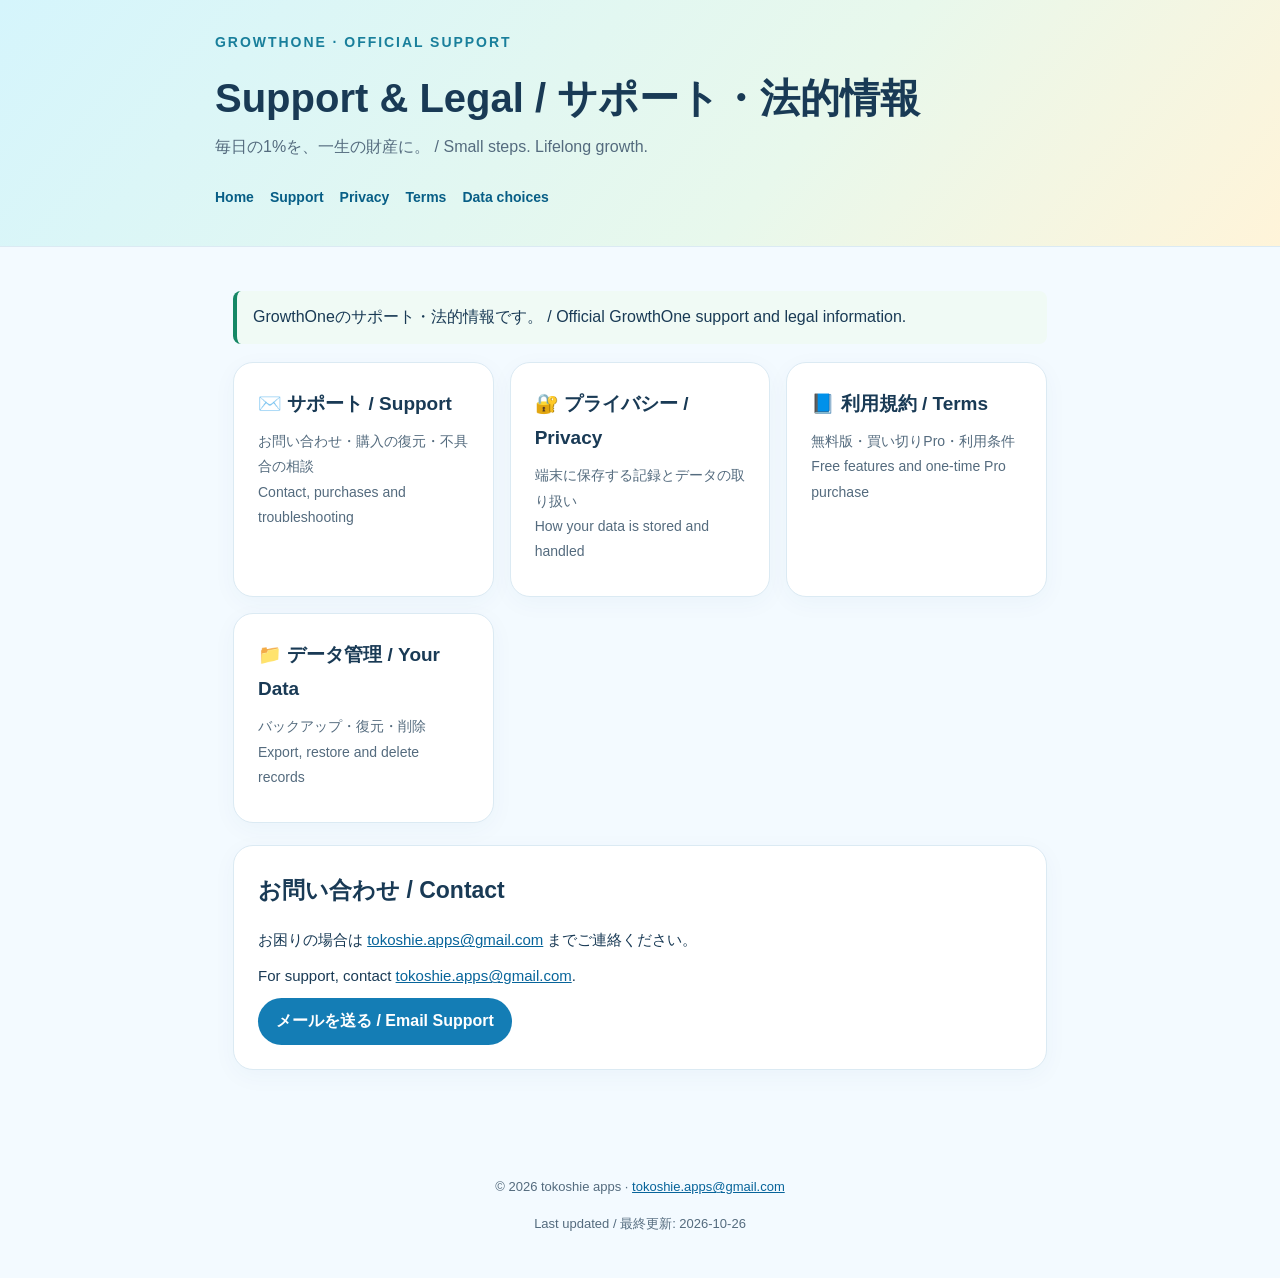
<file: index.html>
<!doctype html>
<html lang="ja"><head><meta charset="utf-8"><meta name="viewport" content="width=device-width,initial-scale=1"><meta name="theme-color" content="#e7f8fc"><meta name="description" content="GrowthOne official support, privacy policy and terms / GrowthOne サポート・法的情報"><title>GrowthOne | Support & Legal / サポート・法的情報</title><link rel="stylesheet" href="style.css"></head>
<body><header><div class="wrap"><div class="brand">GROWTHONE · OFFICIAL SUPPORT</div><h1>Support & Legal / サポート・法的情報</h1><p>毎日の1%を、一生の財産に。 / Small steps. Lifelong growth.</p><nav><a href="index.html">Home</a><a href="support.html">Support</a><a href="privacy.html">Privacy</a><a href="terms.html">Terms</a><a href="data.html">Data choices</a></nav></div></header><main><div class="notice">GrowthOneのサポート・法的情報です。 / Official GrowthOne support and legal information.</div><div class="cards"><a class="card" href="support.html"><h2>✉️ サポート / Support</h2><p>お問い合わせ・購入の復元・不具合の相談<br>Contact, purchases and troubleshooting</p></a><a class="card" href="privacy.html"><h2>🔐 プライバシー / Privacy</h2><p>端末に保存する記録とデータの取り扱い<br>How your data is stored and handled</p></a><a class="card" href="terms.html"><h2>📘 利用規約 / Terms</h2><p>無料版・買い切りPro・利用条件<br>Free features and one-time Pro purchase</p></a><a class="card" href="data.html"><h2>📁 データ管理 / Your Data</h2><p>バックアップ・復元・削除<br>Export, restore and delete records</p></a></div><div class="lang" style="margin-top:22px"><h2>お問い合わせ / Contact</h2><p>お困りの場合は <a href="mailto:tokoshie.apps@gmail.com">tokoshie.apps@gmail.com</a> までご連絡ください。</p><p lang="en">For support, contact <a href="mailto:tokoshie.apps@gmail.com">tokoshie.apps@gmail.com</a>.</p><a class="buttonlink" href="mailto:tokoshie.apps@gmail.com?subject=GrowthOne%20Support">メールを送る / Email Support</a></div></main><footer>© 2026 tokoshie apps · <a href="mailto:tokoshie.apps@gmail.com">tokoshie.apps@gmail.com</a><p>Last updated / 最終更新: 2026-10-26</p></footer></body></html>
</file>
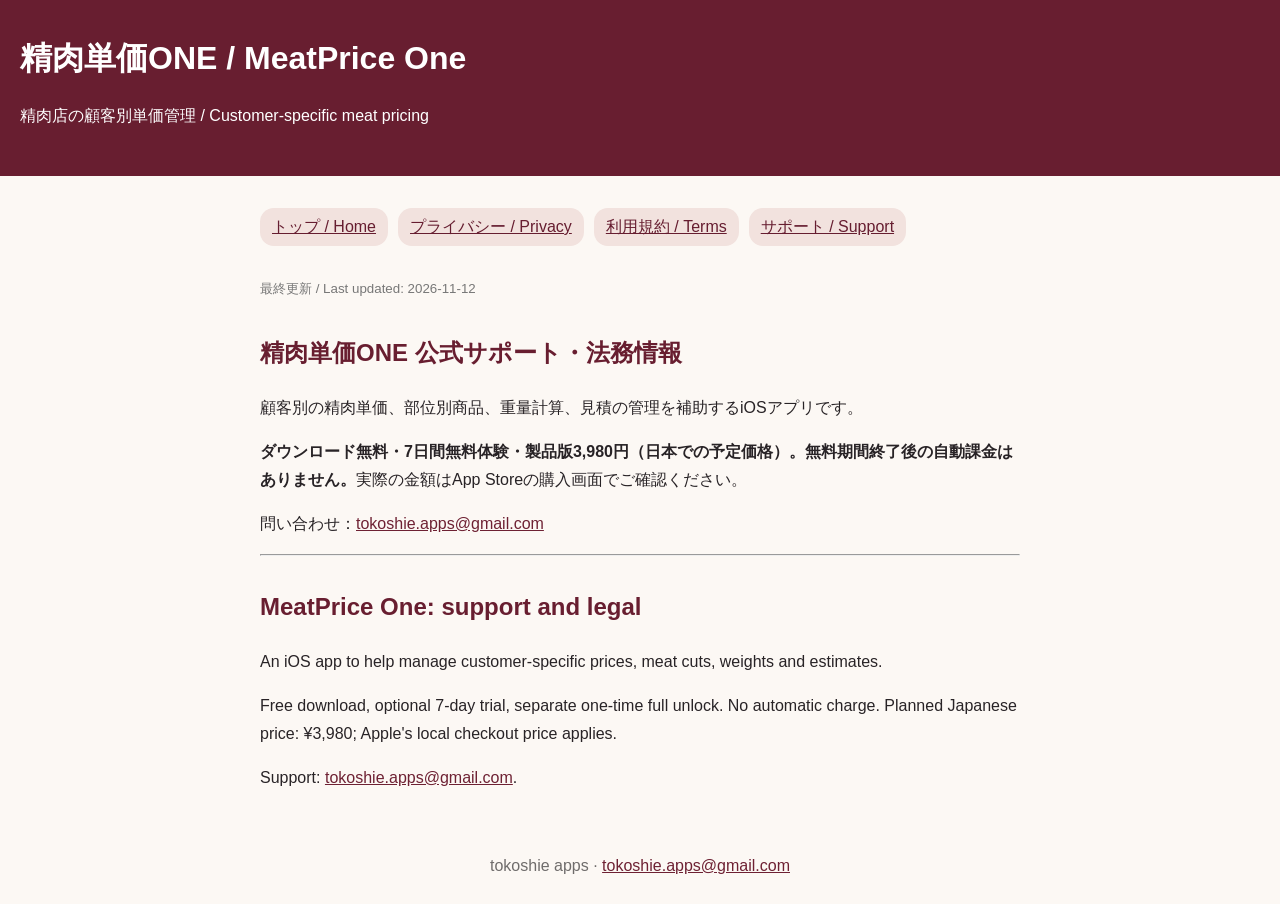
<file: meatpriceone/index.html>
<!doctype html><html lang="ja"><head><meta charset="utf-8"><meta name="viewport" content="width=device-width,initial-scale=1"><title>精肉単価ONE サポート・法務情報 | 精肉単価ONE</title><style>body{font:16px/1.75 -apple-system,BlinkMacSystemFont,"Hiragino Kaku Gothic ProN",sans-serif;margin:0;background:#fcf8f4;color:#282326}header{background:#681e30;color:white;padding:30px 20px}header h1{margin:0}main{max-width:760px;margin:0 auto;padding:20px}nav{display:flex;flex-wrap:wrap;gap:10px;margin:12px 0 28px}nav a{padding:5px 12px;border-radius:14px;background:#f2e2de;color:#661d30}h2{color:#681e30;margin-top:30px}a{color:#6e2133}section{border-bottom:1px solid #e7dcda;padding-bottom:8px}footer{padding:24px;text-align:center;color:#6f6c6b}small{color:#777}</style></head><body><header><h1>精肉単価ONE / MeatPrice One</h1><p>精肉店の顧客別単価管理 / Customer-specific meat pricing</p></header><main><nav><a href="index.html">トップ / Home</a><a href="privacy.html">プライバシー / Privacy</a><a href="terms.html">利用規約 / Terms</a><a href="support.html">サポート / Support</a></nav><small>最終更新 / Last updated: 2026-11-12</small><article lang="ja"><h2>精肉単価ONE 公式サポート・法務情報</h2><p>顧客別の精肉単価、部位別商品、重量計算、見積の管理を補助するiOSアプリです。</p><p><strong>ダウンロード無料・7日間無料体験・製品版3,980円（日本での予定価格）。無料期間終了後の自動課金はありません。</strong>実際の金額はApp Storeの購入画面でご確認ください。</p><p>問い合わせ：<a href="mailto:tokoshie.apps@gmail.com">tokoshie.apps@gmail.com</a></p></article><hr><article lang="en"><h2>MeatPrice One: support and legal</h2><p>An iOS app to help manage customer-specific prices, meat cuts, weights and estimates.</p><p>Free download, optional 7-day trial, separate one-time full unlock. No automatic charge. Planned Japanese price: ¥3,980; Apple's local checkout price applies.</p><p>Support: <a href="mailto:tokoshie.apps@gmail.com">tokoshie.apps@gmail.com</a>.</p></article></main><footer>tokoshie apps · <a href="mailto:tokoshie.apps@gmail.com">tokoshie.apps@gmail.com</a></footer></body></html>
</file>
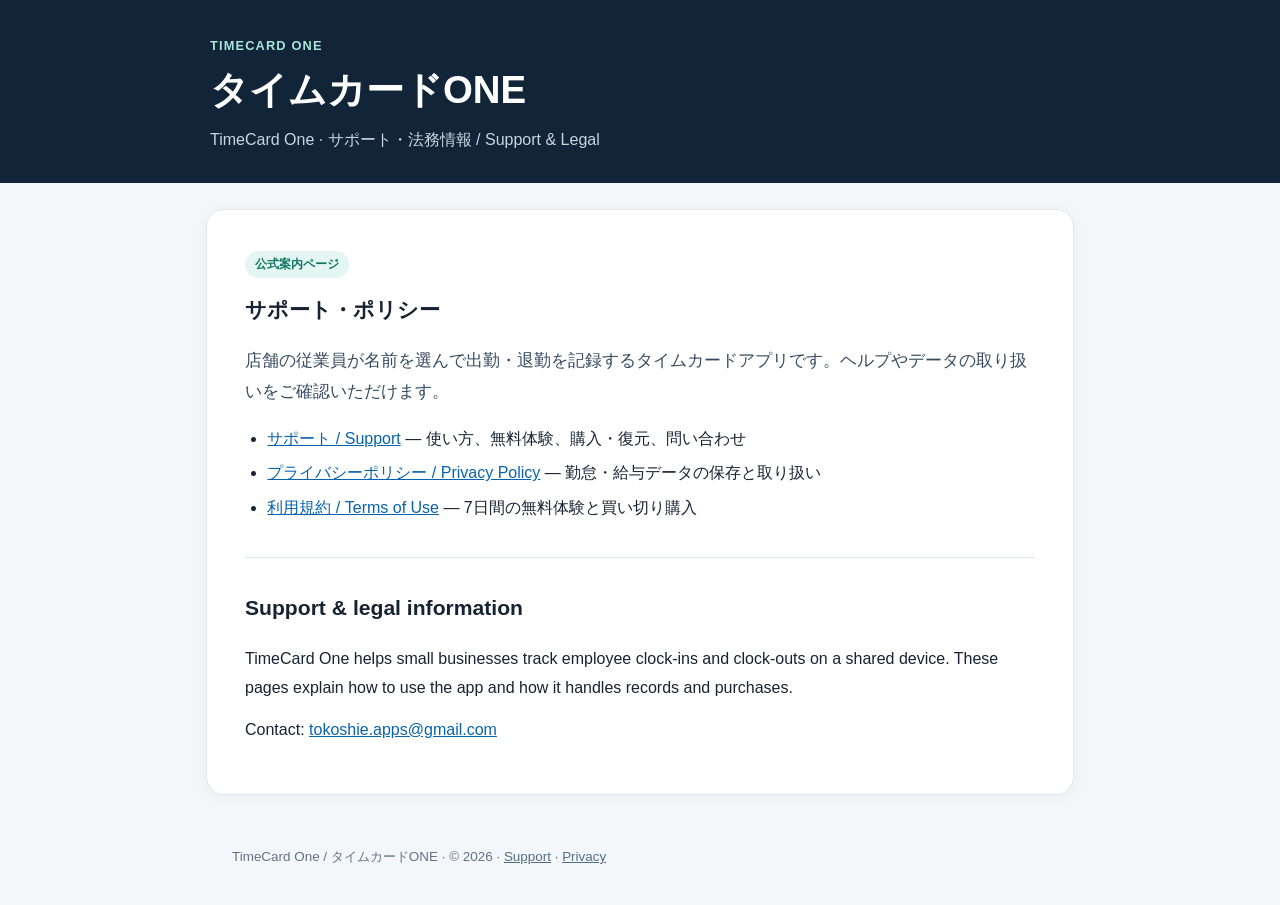
<file: timecard-one/index.html>
<!doctype html><html lang="ja"><head><meta charset="utf-8"><meta name="viewport" content="width=device-width, initial-scale=1"><meta name="description" content="タイムカードONE / TimeCard One 公式サポート・プライバシーポリシー・利用規約"><title>タイムカードONE | サポート・法務情報</title><link rel="stylesheet" href="style.css"></head><body><header><div class="wrap"><p class="eyebrow">TIMECARD ONE</p><h1>タイムカードONE</h1><p>TimeCard One · サポート・法務情報 / Support & Legal</p></div></header><main><div class="panel"><span class="tag">公式案内ページ</span><h2>サポート・ポリシー</h2><p class="intro">店舗の従業員が名前を選んで出勤・退勤を記録するタイムカードアプリです。ヘルプやデータの取り扱いをご確認いただけます。</p><ul><li><a href="support.html">サポート / Support</a> — 使い方、無料体験、購入・復元、問い合わせ</li><li><a href="privacy.html">プライバシーポリシー / Privacy Policy</a> — 勤怠・給与データの保存と取り扱い</li><li><a href="terms.html">利用規約 / Terms of Use</a> — 7日間の無料体験と買い切り購入</li></ul><section lang="en"><h2>Support & legal information</h2><p>TimeCard One helps small businesses track employee clock-ins and clock-outs on a shared device. These pages explain how to use the app and how it handles records and purchases.</p><p>Contact: <a href="mailto:tokoshie.apps@gmail.com">tokoshie.apps@gmail.com</a></p></section></div></main><footer>TimeCard One / タイムカードONE · © 2026 · <a href="support.html">Support</a> · <a href="privacy.html">Privacy</a></footer></body></html>
</file>
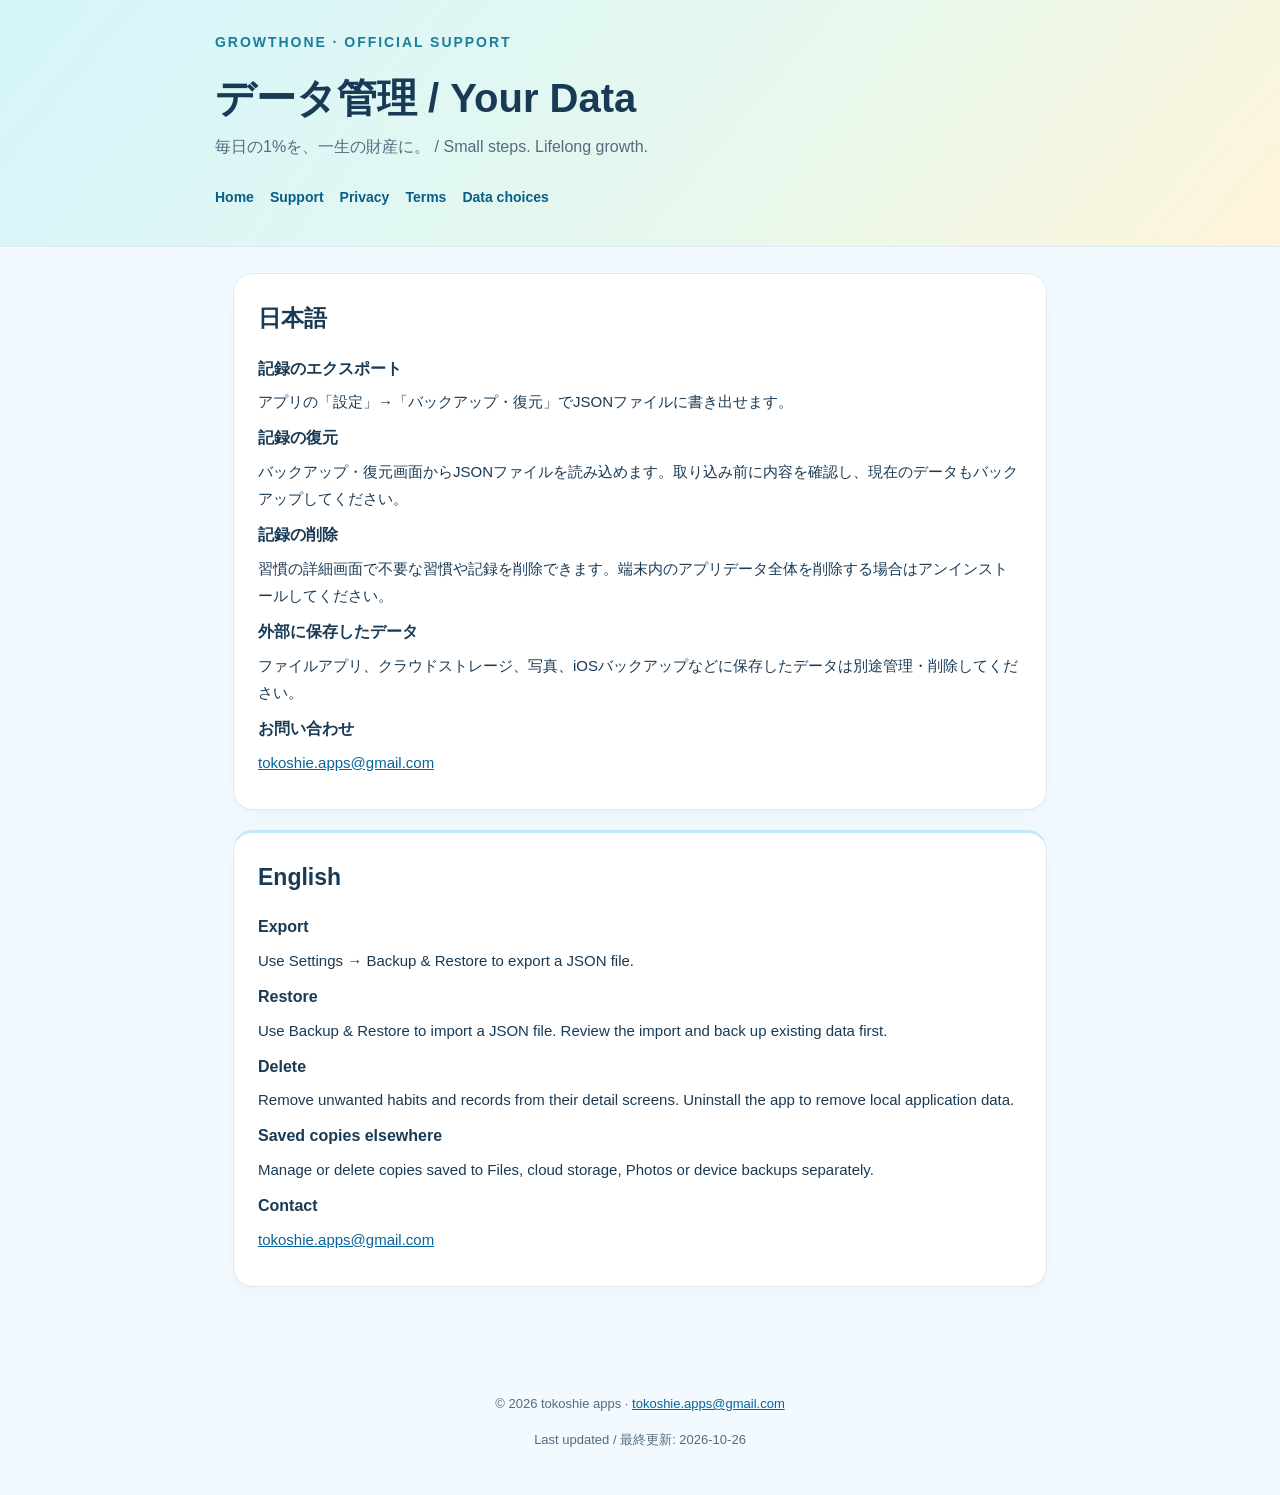
<file: data.html>
<!doctype html>
<html lang="ja"><head><meta charset="utf-8"><meta name="viewport" content="width=device-width,initial-scale=1"><meta name="theme-color" content="#e7f8fc"><meta name="description" content="GrowthOne official support, privacy policy and terms / GrowthOne サポート・法的情報"><title>GrowthOne | データ管理 / Your Data</title><link rel="stylesheet" href="style.css"></head>
<body><header><div class="wrap"><div class="brand">GROWTHONE · OFFICIAL SUPPORT</div><h1>データ管理 / Your Data</h1><p>毎日の1%を、一生の財産に。 / Small steps. Lifelong growth.</p><nav><a href="index.html">Home</a><a href="support.html">Support</a><a href="privacy.html">Privacy</a><a href="terms.html">Terms</a><a href="data.html">Data choices</a></nav></div></header><main><article class="lang"><h2>日本語</h2><section><h3>記録のエクスポート</h3><p>アプリの「設定」→「バックアップ・復元」でJSONファイルに書き出せます。</p></section><section><h3>記録の復元</h3><p>バックアップ・復元画面からJSONファイルを読み込めます。取り込み前に内容を確認し、現在のデータもバックアップしてください。</p></section><section><h3>記録の削除</h3><p>習慣の詳細画面で不要な習慣や記録を削除できます。端末内のアプリデータ全体を削除する場合はアンインストールしてください。</p></section><section><h3>外部に保存したデータ</h3><p>ファイルアプリ、クラウドストレージ、写真、iOSバックアップなどに保存したデータは別途管理・削除してください。</p></section><section><h3>お問い合わせ</h3><p><a href="mailto:tokoshie.apps@gmail.com">tokoshie.apps@gmail.com</a></p></section></article><article class="lang" lang="en"><h2>English</h2><section><h3>Export</h3><p>Use Settings → Backup & Restore to export a JSON file.</p></section><section><h3>Restore</h3><p>Use Backup & Restore to import a JSON file. Review the import and back up existing data first.</p></section><section><h3>Delete</h3><p>Remove unwanted habits and records from their detail screens. Uninstall the app to remove local application data.</p></section><section><h3>Saved copies elsewhere</h3><p>Manage or delete copies saved to Files, cloud storage, Photos or device backups separately.</p></section><section><h3>Contact</h3><p><a href="mailto:tokoshie.apps@gmail.com">tokoshie.apps@gmail.com</a></p></section></article></main><footer>© 2026 tokoshie apps · <a href="mailto:tokoshie.apps@gmail.com">tokoshie.apps@gmail.com</a><p>Last updated / 最終更新: 2026-10-26</p></footer></body></html>
</file>
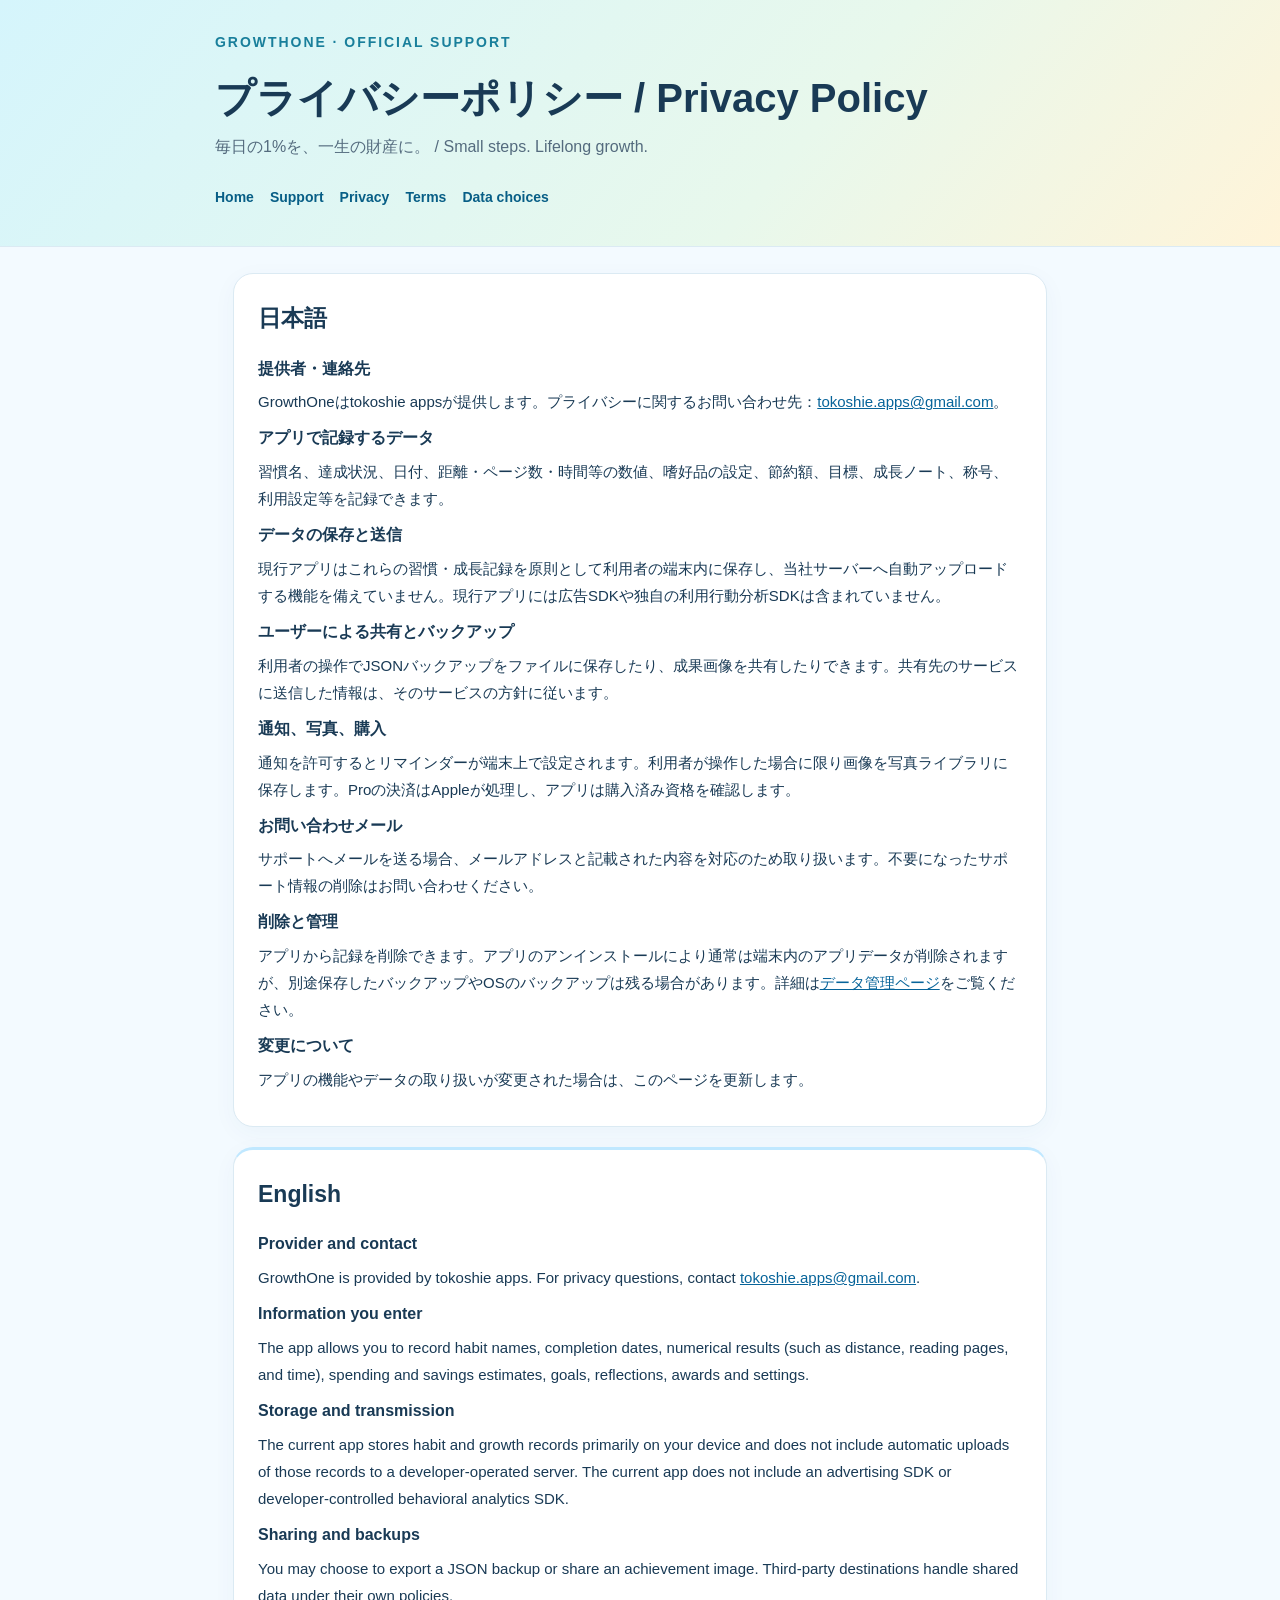
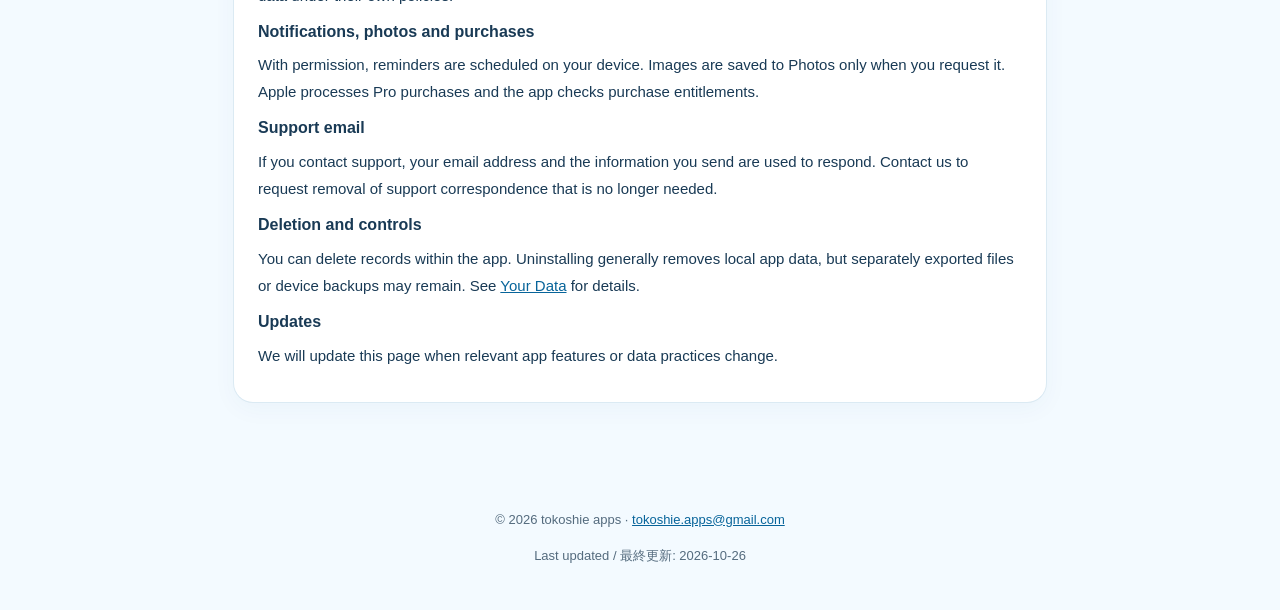
<file: privacy.html>
<!doctype html>
<html lang="ja"><head><meta charset="utf-8"><meta name="viewport" content="width=device-width,initial-scale=1"><meta name="theme-color" content="#e7f8fc"><meta name="description" content="GrowthOne official support, privacy policy and terms / GrowthOne サポート・法的情報"><title>GrowthOne | プライバシーポリシー / Privacy Policy</title><link rel="stylesheet" href="style.css"></head>
<body><header><div class="wrap"><div class="brand">GROWTHONE · OFFICIAL SUPPORT</div><h1>プライバシーポリシー / Privacy Policy</h1><p>毎日の1%を、一生の財産に。 / Small steps. Lifelong growth.</p><nav><a href="index.html">Home</a><a href="support.html">Support</a><a href="privacy.html">Privacy</a><a href="terms.html">Terms</a><a href="data.html">Data choices</a></nav></div></header><main><article class="lang"><h2>日本語</h2><section><h3>提供者・連絡先</h3><p>GrowthOneはtokoshie appsが提供します。プライバシーに関するお問い合わせ先：<a href="mailto:tokoshie.apps@gmail.com">tokoshie.apps@gmail.com</a>。</p></section><section><h3>アプリで記録するデータ</h3><p>習慣名、達成状況、日付、距離・ページ数・時間等の数値、嗜好品の設定、節約額、目標、成長ノート、称号、利用設定等を記録できます。</p></section><section><h3>データの保存と送信</h3><p>現行アプリはこれらの習慣・成長記録を原則として利用者の端末内に保存し、当社サーバーへ自動アップロードする機能を備えていません。現行アプリには広告SDKや独自の利用行動分析SDKは含まれていません。</p></section><section><h3>ユーザーによる共有とバックアップ</h3><p>利用者の操作でJSONバックアップをファイルに保存したり、成果画像を共有したりできます。共有先のサービスに送信した情報は、そのサービスの方針に従います。</p></section><section><h3>通知、写真、購入</h3><p>通知を許可するとリマインダーが端末上で設定されます。利用者が操作した場合に限り画像を写真ライブラリに保存します。Proの決済はAppleが処理し、アプリは購入済み資格を確認します。</p></section><section><h3>お問い合わせメール</h3><p>サポートへメールを送る場合、メールアドレスと記載された内容を対応のため取り扱います。不要になったサポート情報の削除はお問い合わせください。</p></section><section><h3>削除と管理</h3><p>アプリから記録を削除できます。アプリのアンインストールにより通常は端末内のアプリデータが削除されますが、別途保存したバックアップやOSのバックアップは残る場合があります。詳細は<a href="data.html">データ管理ページ</a>をご覧ください。</p></section><section><h3>変更について</h3><p>アプリの機能やデータの取り扱いが変更された場合は、このページを更新します。</p></section></article><article class="lang" lang="en"><h2>English</h2><section><h3>Provider and contact</h3><p>GrowthOne is provided by tokoshie apps. For privacy questions, contact <a href="mailto:tokoshie.apps@gmail.com">tokoshie.apps@gmail.com</a>.</p></section><section><h3>Information you enter</h3><p>The app allows you to record habit names, completion dates, numerical results (such as distance, reading pages, and time), spending and savings estimates, goals, reflections, awards and settings.</p></section><section><h3>Storage and transmission</h3><p>The current app stores habit and growth records primarily on your device and does not include automatic uploads of those records to a developer-operated server. The current app does not include an advertising SDK or developer-controlled behavioral analytics SDK.</p></section><section><h3>Sharing and backups</h3><p>You may choose to export a JSON backup or share an achievement image. Third-party destinations handle shared data under their own policies.</p></section><section><h3>Notifications, photos and purchases</h3><p>With permission, reminders are scheduled on your device. Images are saved to Photos only when you request it. Apple processes Pro purchases and the app checks purchase entitlements.</p></section><section><h3>Support email</h3><p>If you contact support, your email address and the information you send are used to respond. Contact us to request removal of support correspondence that is no longer needed.</p></section><section><h3>Deletion and controls</h3><p>You can delete records within the app. Uninstalling generally removes local app data, but separately exported files or device backups may remain. See <a href="data.html">Your Data</a> for details.</p></section><section><h3>Updates</h3><p>We will update this page when relevant app features or data practices change.</p></section></article></main><footer>© 2026 tokoshie apps · <a href="mailto:tokoshie.apps@gmail.com">tokoshie.apps@gmail.com</a><p>Last updated / 最終更新: 2026-10-26</p></footer></body></html>
</file>
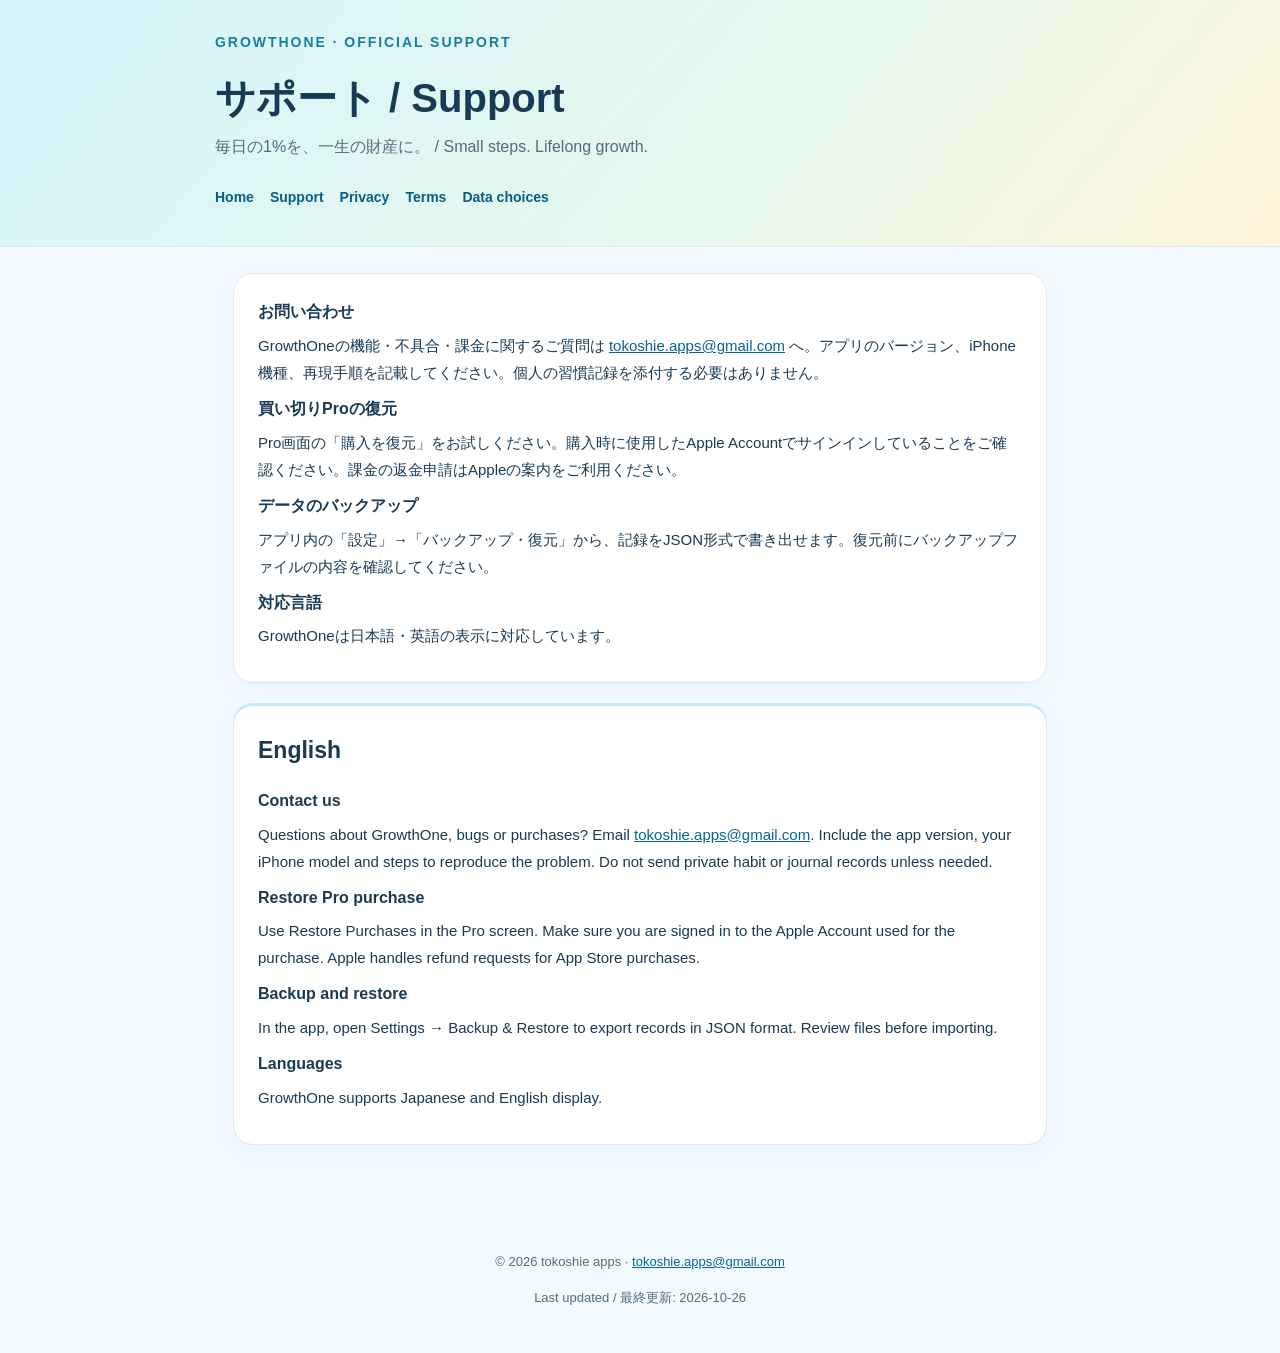
<file: support.html>
<!doctype html>
<html lang="ja"><head><meta charset="utf-8"><meta name="viewport" content="width=device-width,initial-scale=1"><meta name="theme-color" content="#e7f8fc"><meta name="description" content="GrowthOne official support, privacy policy and terms / GrowthOne サポート・法的情報"><title>GrowthOne | サポート / Support</title><link rel="stylesheet" href="style.css"></head>
<body><header><div class="wrap"><div class="brand">GROWTHONE · OFFICIAL SUPPORT</div><h1>サポート / Support</h1><p>毎日の1%を、一生の財産に。 / Small steps. Lifelong growth.</p><nav><a href="index.html">Home</a><a href="support.html">Support</a><a href="privacy.html">Privacy</a><a href="terms.html">Terms</a><a href="data.html">Data choices</a></nav></div></header><main><article class="lang"><section><h3>お問い合わせ</h3><p>GrowthOneの機能・不具合・課金に関するご質問は <a href="mailto:tokoshie.apps@gmail.com">tokoshie.apps@gmail.com</a> へ。アプリのバージョン、iPhone機種、再現手順を記載してください。個人の習慣記録を添付する必要はありません。</p></section><section><h3>買い切りProの復元</h3><p>Pro画面の「購入を復元」をお試しください。購入時に使用したApple Accountでサインインしていることをご確認ください。課金の返金申請はAppleの案内をご利用ください。</p></section><section><h3>データのバックアップ</h3><p>アプリ内の「設定」→「バックアップ・復元」から、記録をJSON形式で書き出せます。復元前にバックアップファイルの内容を確認してください。</p></section><section><h3>対応言語</h3><p>GrowthOneは日本語・英語の表示に対応しています。</p></section></article><article class="lang" lang="en"><h2>English</h2><section><h3>Contact us</h3><p>Questions about GrowthOne, bugs or purchases? Email <a href="mailto:tokoshie.apps@gmail.com">tokoshie.apps@gmail.com</a>. Include the app version, your iPhone model and steps to reproduce the problem. Do not send private habit or journal records unless needed.</p></section><section><h3>Restore Pro purchase</h3><p>Use Restore Purchases in the Pro screen. Make sure you are signed in to the Apple Account used for the purchase. Apple handles refund requests for App Store purchases.</p></section><section><h3>Backup and restore</h3><p>In the app, open Settings → Backup & Restore to export records in JSON format. Review files before importing.</p></section><section><h3>Languages</h3><p>GrowthOne supports Japanese and English display.</p></section></article></main><footer>© 2026 tokoshie apps · <a href="mailto:tokoshie.apps@gmail.com">tokoshie.apps@gmail.com</a><p>Last updated / 最終更新: 2026-10-26</p></footer></body></html>
</file>
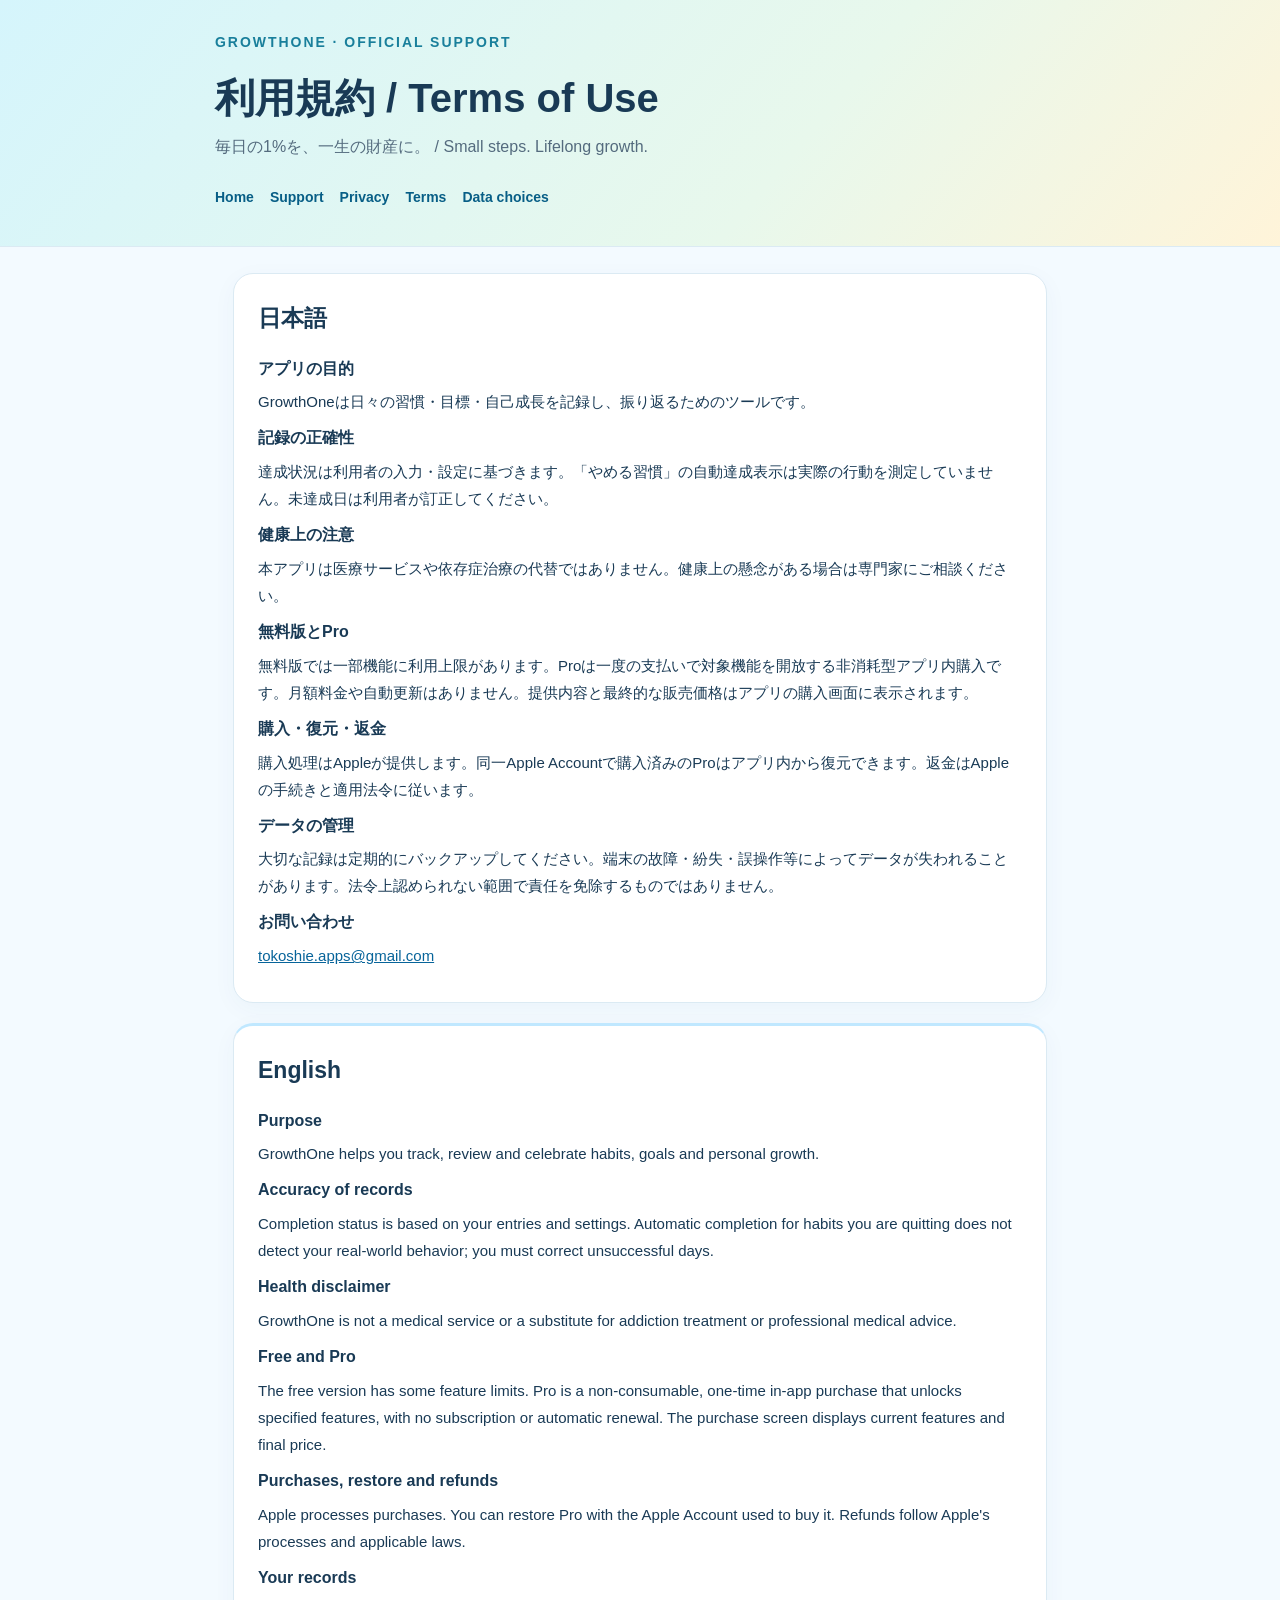
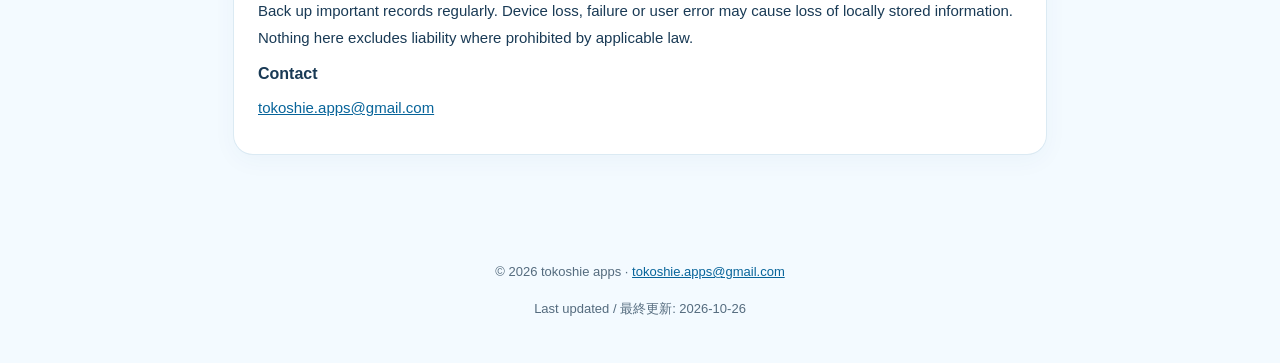
<file: terms.html>
<!doctype html>
<html lang="ja"><head><meta charset="utf-8"><meta name="viewport" content="width=device-width,initial-scale=1"><meta name="theme-color" content="#e7f8fc"><meta name="description" content="GrowthOne official support, privacy policy and terms / GrowthOne サポート・法的情報"><title>GrowthOne | 利用規約 / Terms of Use</title><link rel="stylesheet" href="style.css"></head>
<body><header><div class="wrap"><div class="brand">GROWTHONE · OFFICIAL SUPPORT</div><h1>利用規約 / Terms of Use</h1><p>毎日の1%を、一生の財産に。 / Small steps. Lifelong growth.</p><nav><a href="index.html">Home</a><a href="support.html">Support</a><a href="privacy.html">Privacy</a><a href="terms.html">Terms</a><a href="data.html">Data choices</a></nav></div></header><main><article class="lang"><h2>日本語</h2><section><h3>アプリの目的</h3><p>GrowthOneは日々の習慣・目標・自己成長を記録し、振り返るためのツールです。</p></section><section><h3>記録の正確性</h3><p>達成状況は利用者の入力・設定に基づきます。「やめる習慣」の自動達成表示は実際の行動を測定していません。未達成日は利用者が訂正してください。</p></section><section><h3>健康上の注意</h3><p>本アプリは医療サービスや依存症治療の代替ではありません。健康上の懸念がある場合は専門家にご相談ください。</p></section><section><h3>無料版とPro</h3><p>無料版では一部機能に利用上限があります。Proは一度の支払いで対象機能を開放する非消耗型アプリ内購入です。月額料金や自動更新はありません。提供内容と最終的な販売価格はアプリの購入画面に表示されます。</p></section><section><h3>購入・復元・返金</h3><p>購入処理はAppleが提供します。同一Apple Accountで購入済みのProはアプリ内から復元できます。返金はAppleの手続きと適用法令に従います。</p></section><section><h3>データの管理</h3><p>大切な記録は定期的にバックアップしてください。端末の故障・紛失・誤操作等によってデータが失われることがあります。法令上認められない範囲で責任を免除するものではありません。</p></section><section><h3>お問い合わせ</h3><p><a href="mailto:tokoshie.apps@gmail.com">tokoshie.apps@gmail.com</a></p></section></article><article class="lang" lang="en"><h2>English</h2><section><h3>Purpose</h3><p>GrowthOne helps you track, review and celebrate habits, goals and personal growth.</p></section><section><h3>Accuracy of records</h3><p>Completion status is based on your entries and settings. Automatic completion for habits you are quitting does not detect your real-world behavior; you must correct unsuccessful days.</p></section><section><h3>Health disclaimer</h3><p>GrowthOne is not a medical service or a substitute for addiction treatment or professional medical advice.</p></section><section><h3>Free and Pro</h3><p>The free version has some feature limits. Pro is a non-consumable, one-time in-app purchase that unlocks specified features, with no subscription or automatic renewal. The purchase screen displays current features and final price.</p></section><section><h3>Purchases, restore and refunds</h3><p>Apple processes purchases. You can restore Pro with the Apple Account used to buy it. Refunds follow Apple's processes and applicable laws.</p></section><section><h3>Your records</h3><p>Back up important records regularly. Device loss, failure or user error may cause loss of locally stored information. Nothing here excludes liability where prohibited by applicable law.</p></section><section><h3>Contact</h3><p><a href="mailto:tokoshie.apps@gmail.com">tokoshie.apps@gmail.com</a></p></section></article></main><footer>© 2026 tokoshie apps · <a href="mailto:tokoshie.apps@gmail.com">tokoshie.apps@gmail.com</a><p>Last updated / 最終更新: 2026-10-26</p></footer></body></html>
</file>
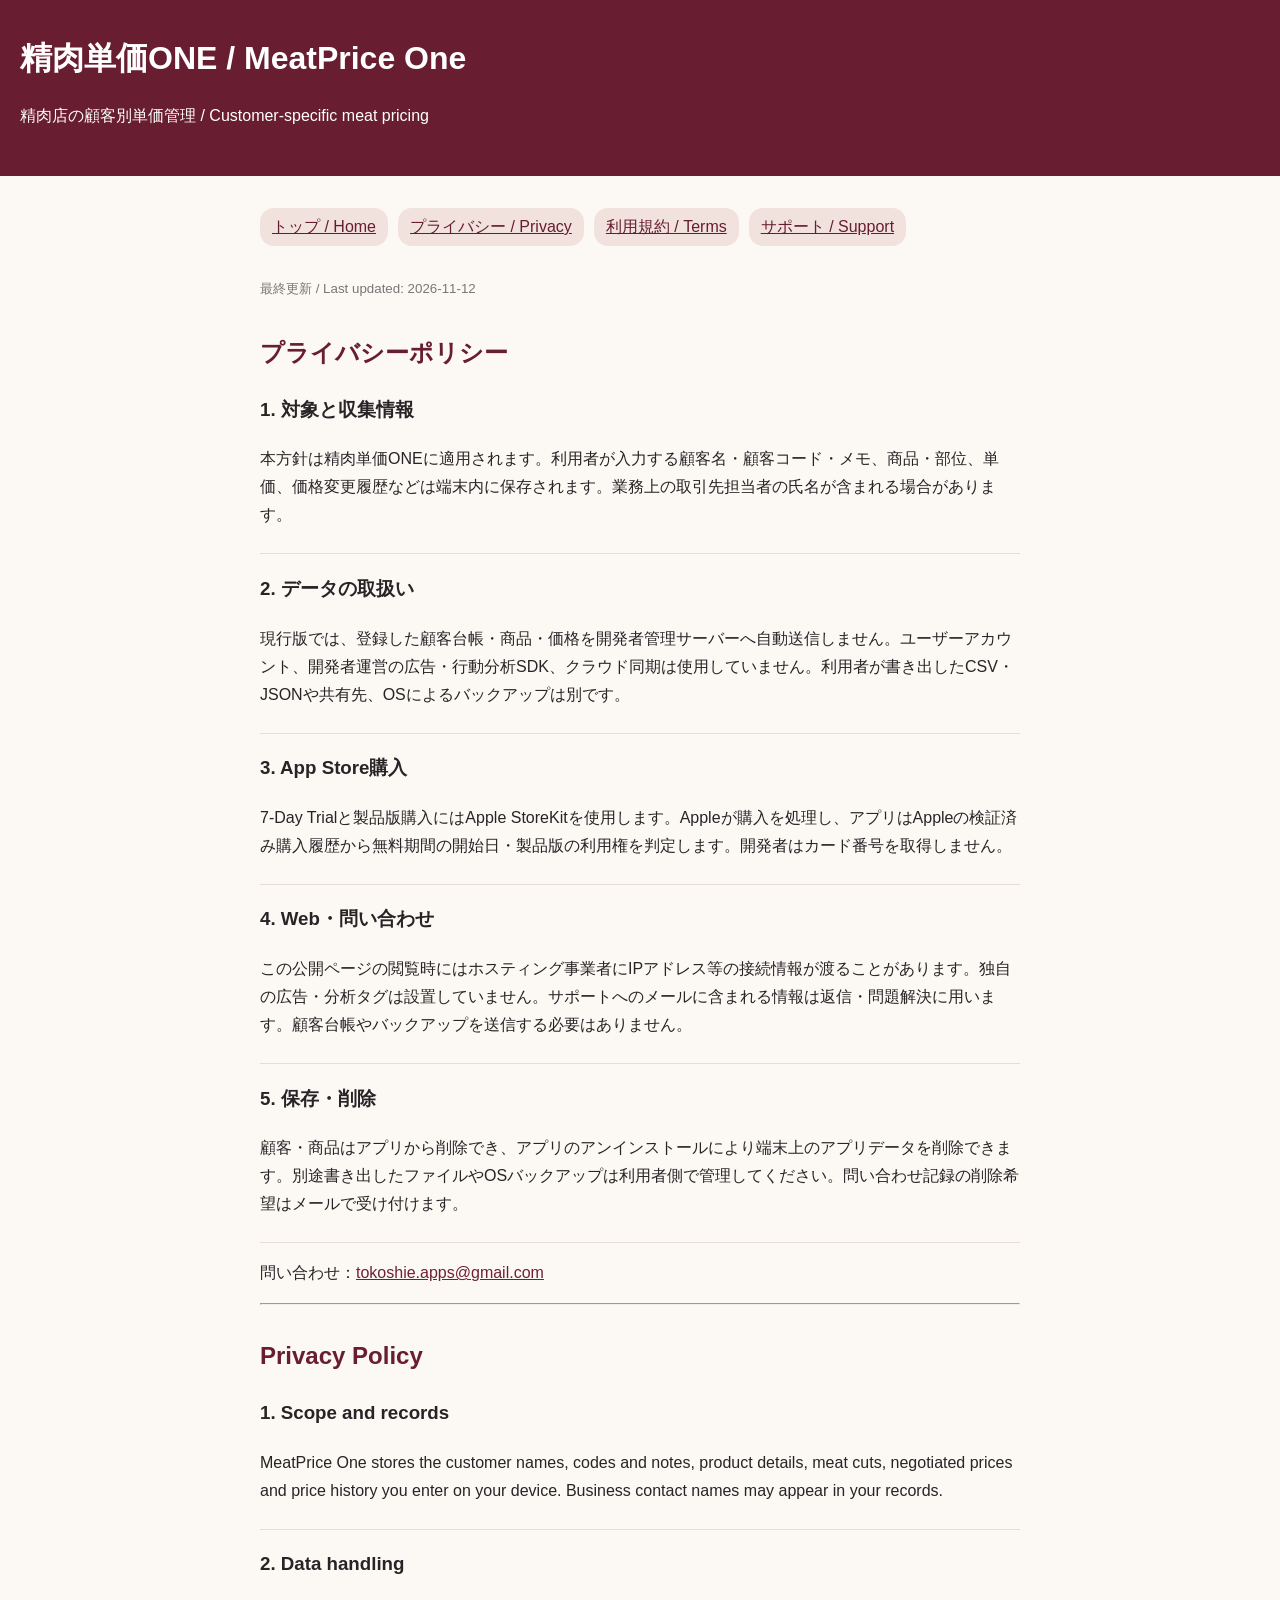
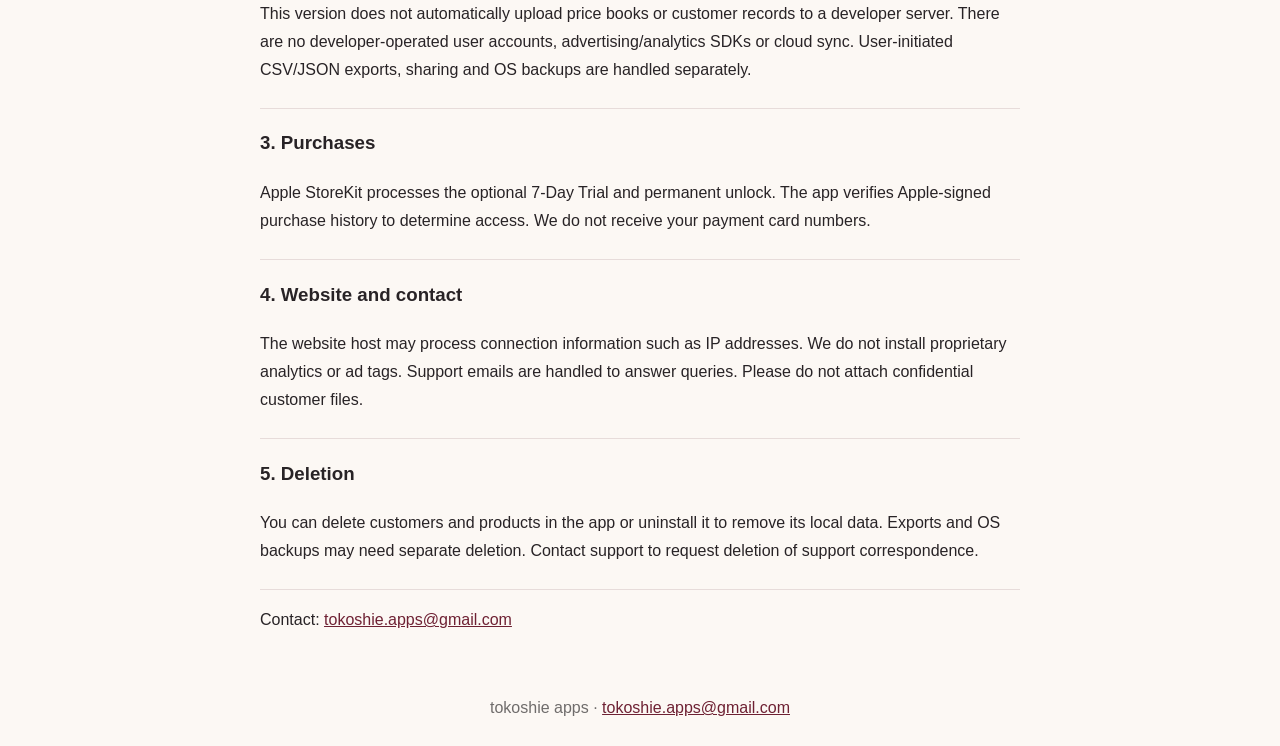
<file: meatpriceone/privacy.html>
<!doctype html><html lang="ja"><head><meta charset="utf-8"><meta name="viewport" content="width=device-width,initial-scale=1"><title>プライバシーポリシー | 精肉単価ONE</title><style>body{font:16px/1.75 -apple-system,BlinkMacSystemFont,"Hiragino Kaku Gothic ProN",sans-serif;margin:0;background:#fcf8f4;color:#282326}header{background:#681e30;color:white;padding:30px 20px}header h1{margin:0}main{max-width:760px;margin:0 auto;padding:20px}nav{display:flex;flex-wrap:wrap;gap:10px;margin:12px 0 28px}nav a{padding:5px 12px;border-radius:14px;background:#f2e2de;color:#661d30}h2{color:#681e30;margin-top:30px}a{color:#6e2133}section{border-bottom:1px solid #e7dcda;padding-bottom:8px}footer{padding:24px;text-align:center;color:#6f6c6b}small{color:#777}</style></head><body><header><h1>精肉単価ONE / MeatPrice One</h1><p>精肉店の顧客別単価管理 / Customer-specific meat pricing</p></header><main><nav><a href="index.html">トップ / Home</a><a href="privacy.html">プライバシー / Privacy</a><a href="terms.html">利用規約 / Terms</a><a href="support.html">サポート / Support</a></nav><small>最終更新 / Last updated: 2026-11-12</small><article lang="ja"><h2>プライバシーポリシー</h2><section><h3>1. 対象と収集情報</h3><p>本方針は精肉単価ONEに適用されます。利用者が入力する顧客名・顧客コード・メモ、商品・部位、単価、価格変更履歴などは端末内に保存されます。業務上の取引先担当者の氏名が含まれる場合があります。</p></section><section><h3>2. データの取扱い</h3><p>現行版では、登録した顧客台帳・商品・価格を開発者管理サーバーへ自動送信しません。ユーザーアカウント、開発者運営の広告・行動分析SDK、クラウド同期は使用していません。利用者が書き出したCSV・JSONや共有先、OSによるバックアップは別です。</p></section><section><h3>3. App Store購入</h3><p>7-Day Trialと製品版購入にはApple StoreKitを使用します。Appleが購入を処理し、アプリはAppleの検証済み購入履歴から無料期間の開始日・製品版の利用権を判定します。開発者はカード番号を取得しません。</p></section><section><h3>4. Web・問い合わせ</h3><p>この公開ページの閲覧時にはホスティング事業者にIPアドレス等の接続情報が渡ることがあります。独自の広告・分析タグは設置していません。サポートへのメールに含まれる情報は返信・問題解決に用います。顧客台帳やバックアップを送信する必要はありません。</p></section><section><h3>5. 保存・削除</h3><p>顧客・商品はアプリから削除でき、アプリのアンインストールにより端末上のアプリデータを削除できます。別途書き出したファイルやOSバックアップは利用者側で管理してください。問い合わせ記録の削除希望はメールで受け付けます。</p></section><p>問い合わせ：<a href="mailto:tokoshie.apps@gmail.com">tokoshie.apps@gmail.com</a></p></article><hr><article lang="en"><h2>Privacy Policy</h2><section><h3>1. Scope and records</h3><p>MeatPrice One stores the customer names, codes and notes, product details, meat cuts, negotiated prices and price history you enter on your device. Business contact names may appear in your records.</p></section><section><h3>2. Data handling</h3><p>This version does not automatically upload price books or customer records to a developer server. There are no developer-operated user accounts, advertising/analytics SDKs or cloud sync. User-initiated CSV/JSON exports, sharing and OS backups are handled separately.</p></section><section><h3>3. Purchases</h3><p>Apple StoreKit processes the optional 7-Day Trial and permanent unlock. The app verifies Apple-signed purchase history to determine access. We do not receive your payment card numbers.</p></section><section><h3>4. Website and contact</h3><p>The website host may process connection information such as IP addresses. We do not install proprietary analytics or ad tags. Support emails are handled to answer queries. Please do not attach confidential customer files.</p></section><section><h3>5. Deletion</h3><p>You can delete customers and products in the app or uninstall it to remove its local data. Exports and OS backups may need separate deletion. Contact support to request deletion of support correspondence.</p></section><p>Contact: <a href="mailto:tokoshie.apps@gmail.com">tokoshie.apps@gmail.com</a></p></article></main><footer>tokoshie apps · <a href="mailto:tokoshie.apps@gmail.com">tokoshie.apps@gmail.com</a></footer></body></html>
</file>
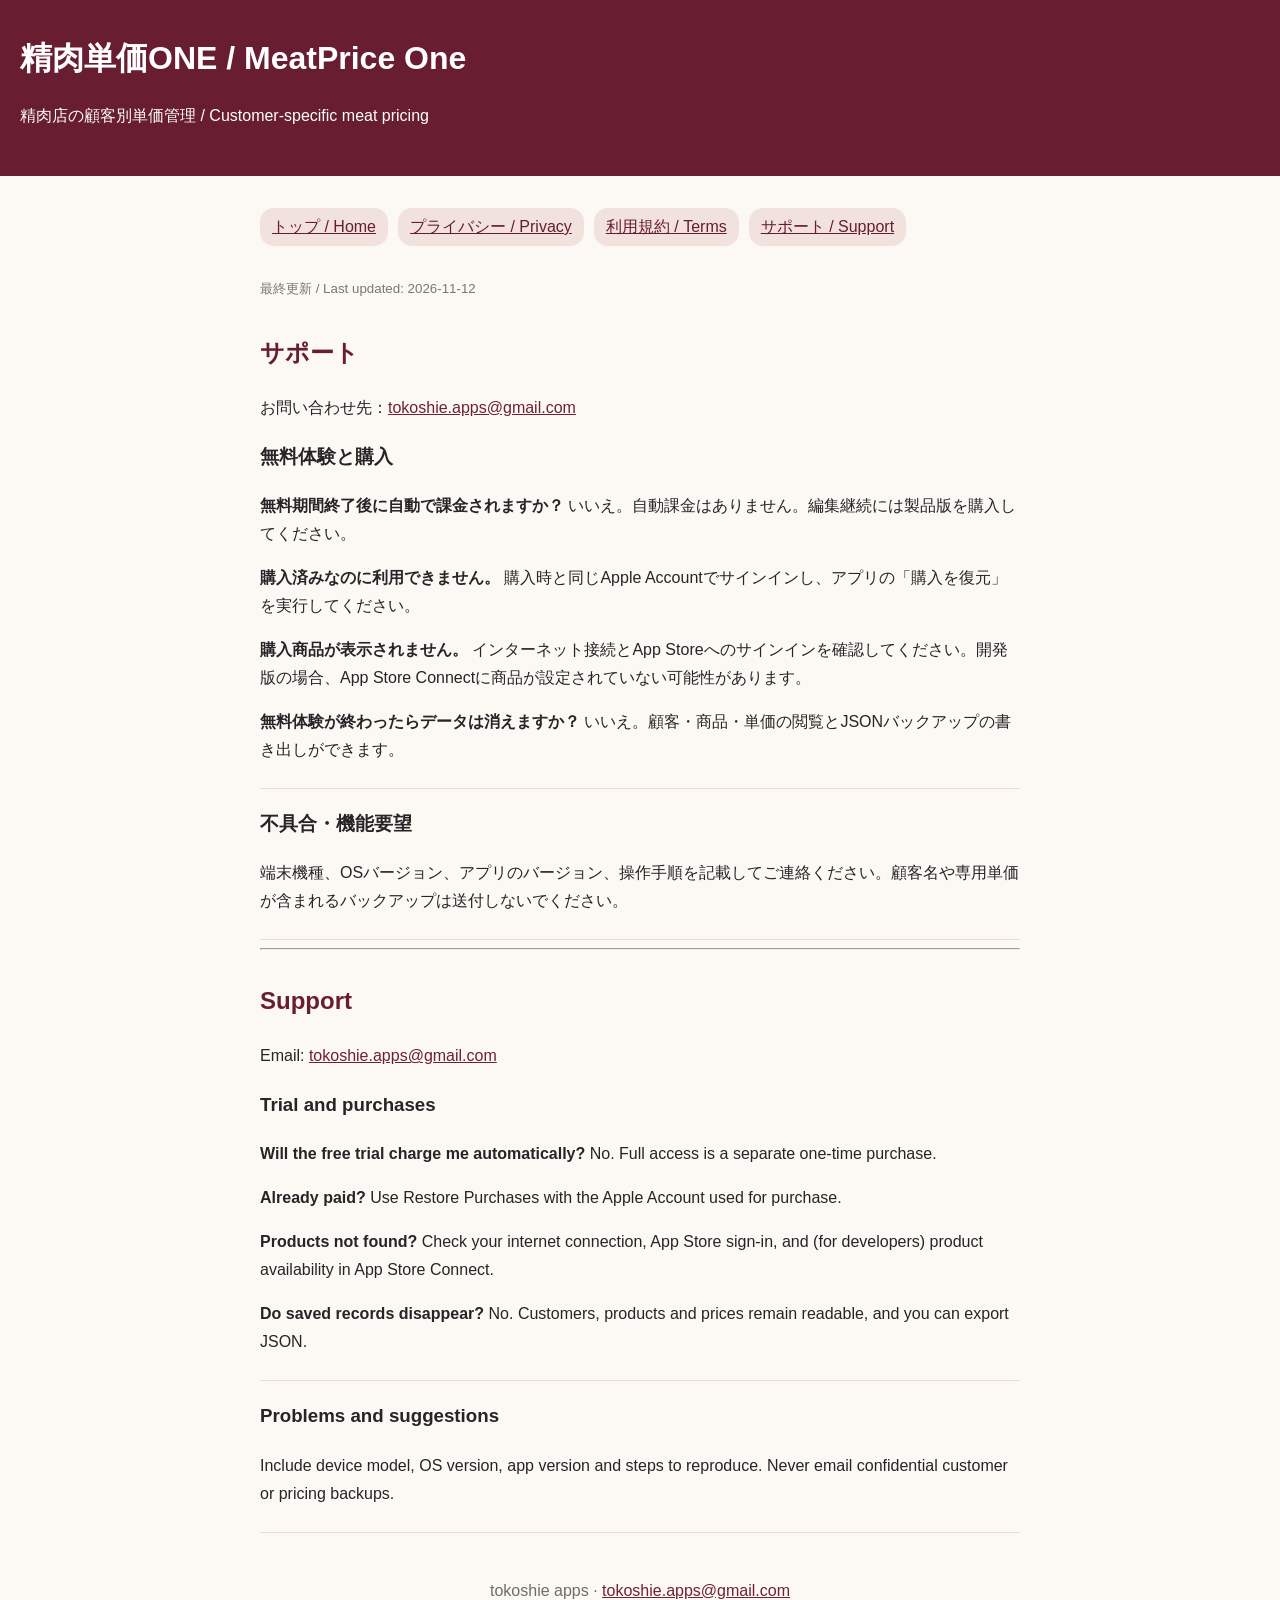
<file: meatpriceone/support.html>
<!doctype html><html lang="ja"><head><meta charset="utf-8"><meta name="viewport" content="width=device-width,initial-scale=1"><title>サポート | 精肉単価ONE</title><style>body{font:16px/1.75 -apple-system,BlinkMacSystemFont,"Hiragino Kaku Gothic ProN",sans-serif;margin:0;background:#fcf8f4;color:#282326}header{background:#681e30;color:white;padding:30px 20px}header h1{margin:0}main{max-width:760px;margin:0 auto;padding:20px}nav{display:flex;flex-wrap:wrap;gap:10px;margin:12px 0 28px}nav a{padding:5px 12px;border-radius:14px;background:#f2e2de;color:#661d30}h2{color:#681e30;margin-top:30px}a{color:#6e2133}section{border-bottom:1px solid #e7dcda;padding-bottom:8px}footer{padding:24px;text-align:center;color:#6f6c6b}small{color:#777}</style></head><body><header><h1>精肉単価ONE / MeatPrice One</h1><p>精肉店の顧客別単価管理 / Customer-specific meat pricing</p></header><main><nav><a href="index.html">トップ / Home</a><a href="privacy.html">プライバシー / Privacy</a><a href="terms.html">利用規約 / Terms</a><a href="support.html">サポート / Support</a></nav><small>最終更新 / Last updated: 2026-11-12</small><article lang="ja"><h2>サポート</h2><p>お問い合わせ先：<a href="mailto:tokoshie.apps@gmail.com?subject=MeatPriceOne%20Support">tokoshie.apps@gmail.com</a></p><section><h3>無料体験と購入</h3><p><strong>無料期間終了後に自動で課金されますか？</strong> いいえ。自動課金はありません。編集継続には製品版を購入してください。</p><p><strong>購入済みなのに利用できません。</strong> 購入時と同じApple Accountでサインインし、アプリの「購入を復元」を実行してください。</p><p><strong>購入商品が表示されません。</strong> インターネット接続とApp Storeへのサインインを確認してください。開発版の場合、App Store Connectに商品が設定されていない可能性があります。</p><p><strong>無料体験が終わったらデータは消えますか？</strong> いいえ。顧客・商品・単価の閲覧とJSONバックアップの書き出しができます。</p></section><section><h3>不具合・機能要望</h3><p>端末機種、OSバージョン、アプリのバージョン、操作手順を記載してご連絡ください。顧客名や専用単価が含まれるバックアップは送付しないでください。</p></section></article><hr><article lang="en"><h2>Support</h2><p>Email: <a href="mailto:tokoshie.apps@gmail.com?subject=MeatPriceOne%20Support">tokoshie.apps@gmail.com</a></p><section><h3>Trial and purchases</h3><p><strong>Will the free trial charge me automatically?</strong> No. Full access is a separate one-time purchase.</p><p><strong>Already paid?</strong> Use Restore Purchases with the Apple Account used for purchase.</p><p><strong>Products not found?</strong> Check your internet connection, App Store sign-in, and (for developers) product availability in App Store Connect.</p><p><strong>Do saved records disappear?</strong> No. Customers, products and prices remain readable, and you can export JSON.</p></section><section><h3>Problems and suggestions</h3><p>Include device model, OS version, app version and steps to reproduce. Never email confidential customer or pricing backups.</p></section></article></main><footer>tokoshie apps · <a href="mailto:tokoshie.apps@gmail.com">tokoshie.apps@gmail.com</a></footer></body></html>
</file>
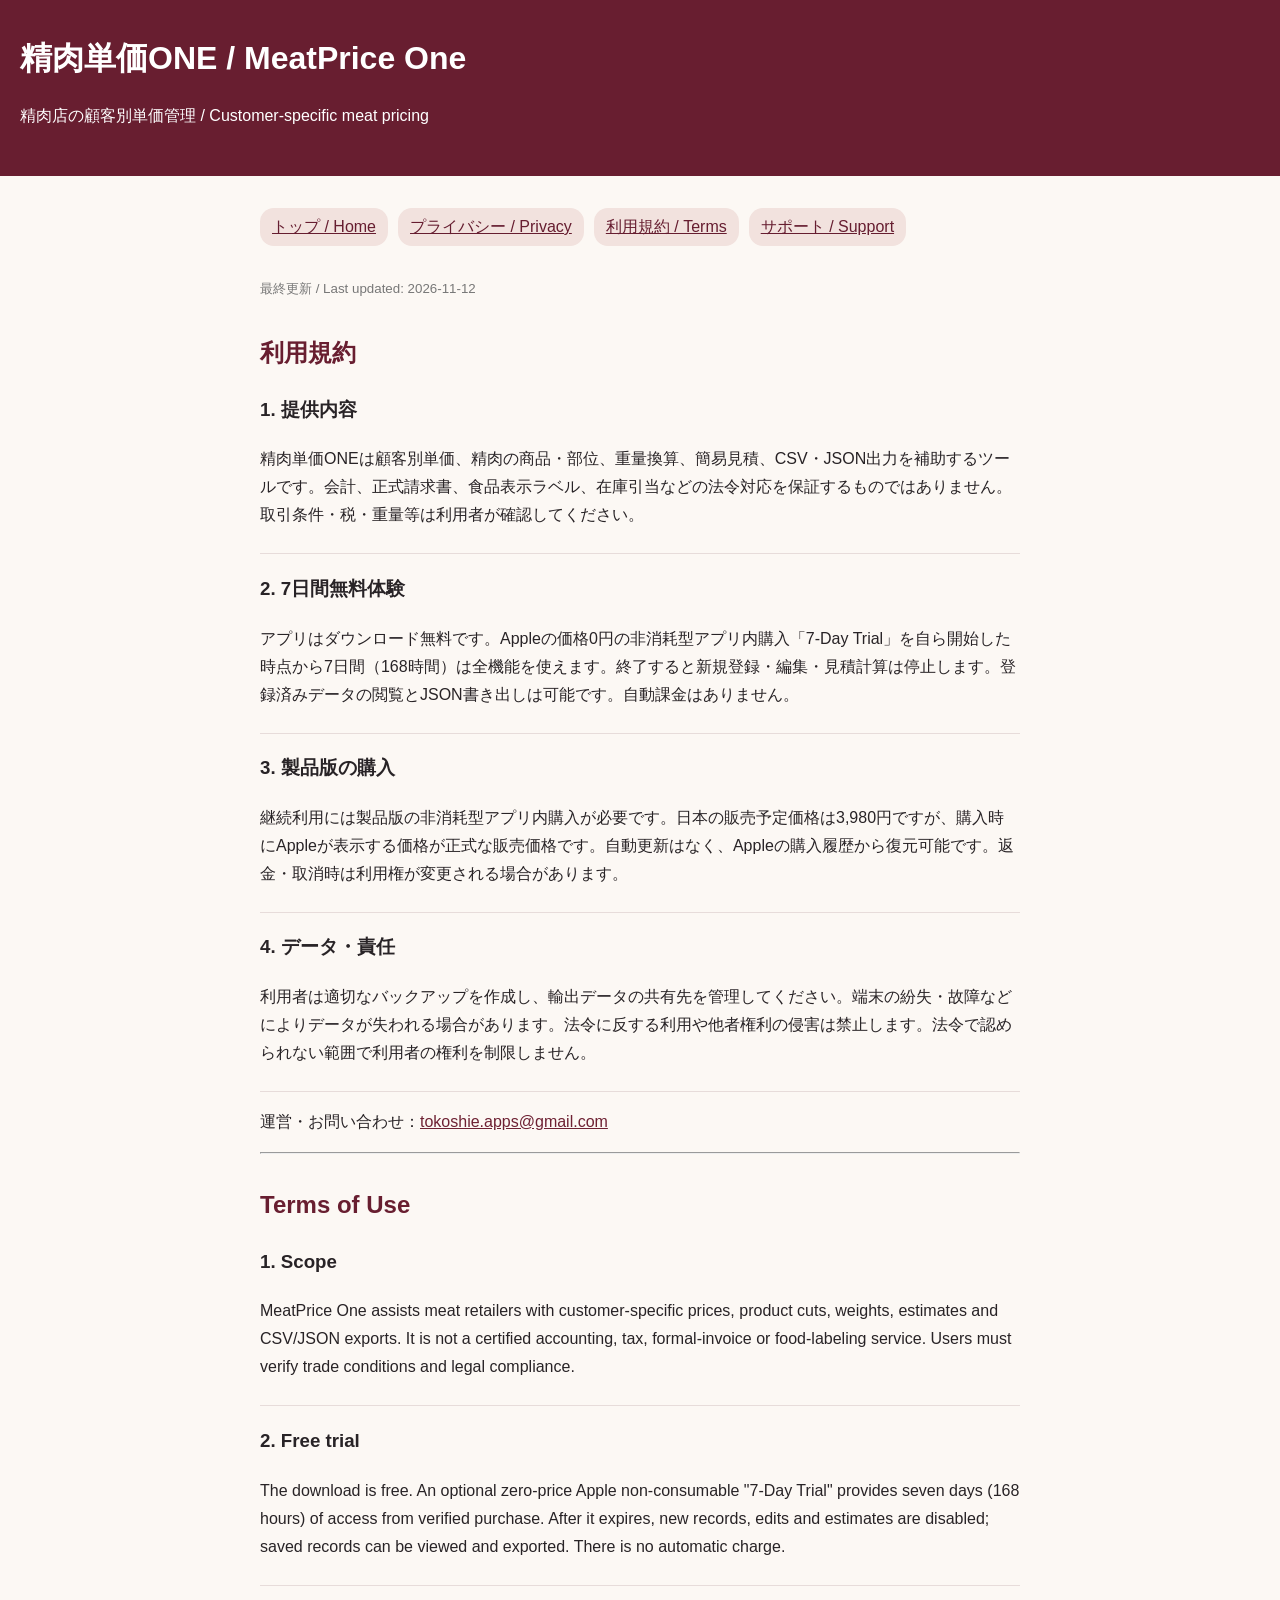
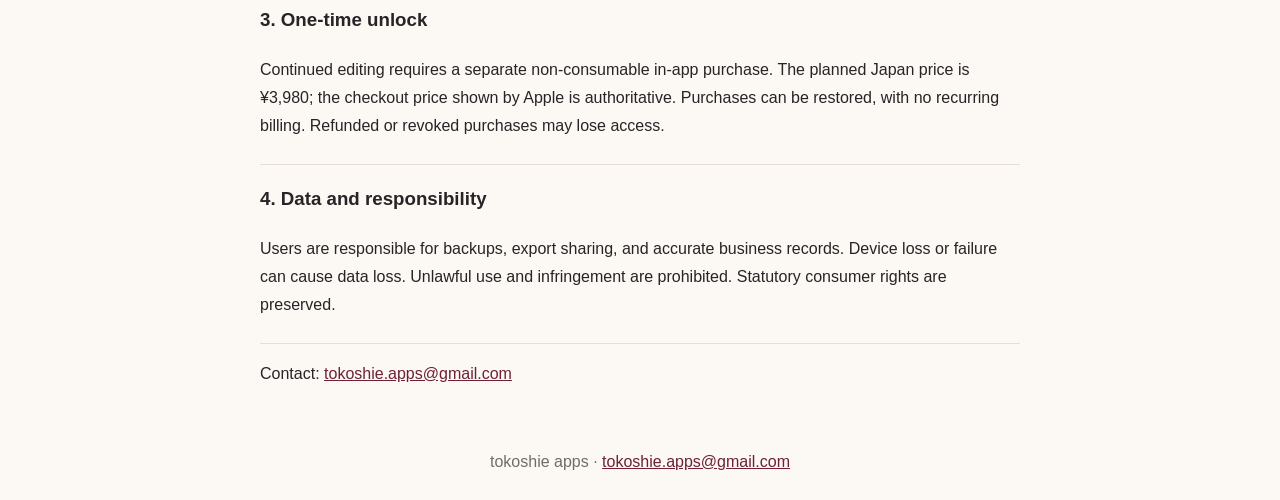
<file: meatpriceone/terms.html>
<!doctype html><html lang="ja"><head><meta charset="utf-8"><meta name="viewport" content="width=device-width,initial-scale=1"><title>利用規約 | 精肉単価ONE</title><style>body{font:16px/1.75 -apple-system,BlinkMacSystemFont,"Hiragino Kaku Gothic ProN",sans-serif;margin:0;background:#fcf8f4;color:#282326}header{background:#681e30;color:white;padding:30px 20px}header h1{margin:0}main{max-width:760px;margin:0 auto;padding:20px}nav{display:flex;flex-wrap:wrap;gap:10px;margin:12px 0 28px}nav a{padding:5px 12px;border-radius:14px;background:#f2e2de;color:#661d30}h2{color:#681e30;margin-top:30px}a{color:#6e2133}section{border-bottom:1px solid #e7dcda;padding-bottom:8px}footer{padding:24px;text-align:center;color:#6f6c6b}small{color:#777}</style></head><body><header><h1>精肉単価ONE / MeatPrice One</h1><p>精肉店の顧客別単価管理 / Customer-specific meat pricing</p></header><main><nav><a href="index.html">トップ / Home</a><a href="privacy.html">プライバシー / Privacy</a><a href="terms.html">利用規約 / Terms</a><a href="support.html">サポート / Support</a></nav><small>最終更新 / Last updated: 2026-11-12</small><article lang="ja"><h2>利用規約</h2><section><h3>1. 提供内容</h3><p>精肉単価ONEは顧客別単価、精肉の商品・部位、重量換算、簡易見積、CSV・JSON出力を補助するツールです。会計、正式請求書、食品表示ラベル、在庫引当などの法令対応を保証するものではありません。取引条件・税・重量等は利用者が確認してください。</p></section><section><h3>2. 7日間無料体験</h3><p>アプリはダウンロード無料です。Appleの価格0円の非消耗型アプリ内購入「7-Day Trial」を自ら開始した時点から7日間（168時間）は全機能を使えます。終了すると新規登録・編集・見積計算は停止します。登録済みデータの閲覧とJSON書き出しは可能です。自動課金はありません。</p></section><section><h3>3. 製品版の購入</h3><p>継続利用には製品版の非消耗型アプリ内購入が必要です。日本の販売予定価格は3,980円ですが、購入時にAppleが表示する価格が正式な販売価格です。自動更新はなく、Appleの購入履歴から復元可能です。返金・取消時は利用権が変更される場合があります。</p></section><section><h3>4. データ・責任</h3><p>利用者は適切なバックアップを作成し、輸出データの共有先を管理してください。端末の紛失・故障などによりデータが失われる場合があります。法令に反する利用や他者権利の侵害は禁止します。法令で認められない範囲で利用者の権利を制限しません。</p></section><p>運営・お問い合わせ：<a href="mailto:tokoshie.apps@gmail.com">tokoshie.apps@gmail.com</a></p></article><hr><article lang="en"><h2>Terms of Use</h2><section><h3>1. Scope</h3><p>MeatPrice One assists meat retailers with customer-specific prices, product cuts, weights, estimates and CSV/JSON exports. It is not a certified accounting, tax, formal-invoice or food-labeling service. Users must verify trade conditions and legal compliance.</p></section><section><h3>2. Free trial</h3><p>The download is free. An optional zero-price Apple non-consumable "7-Day Trial" provides seven days (168 hours) of access from verified purchase. After it expires, new records, edits and estimates are disabled; saved records can be viewed and exported. There is no automatic charge.</p></section><section><h3>3. One-time unlock</h3><p>Continued editing requires a separate non-consumable in-app purchase. The planned Japan price is ¥3,980; the checkout price shown by Apple is authoritative. Purchases can be restored, with no recurring billing. Refunded or revoked purchases may lose access.</p></section><section><h3>4. Data and responsibility</h3><p>Users are responsible for backups, export sharing, and accurate business records. Device loss or failure can cause data loss. Unlawful use and infringement are prohibited. Statutory consumer rights are preserved.</p></section><p>Contact: <a href="mailto:tokoshie.apps@gmail.com">tokoshie.apps@gmail.com</a></p></article></main><footer>tokoshie apps · <a href="mailto:tokoshie.apps@gmail.com">tokoshie.apps@gmail.com</a></footer></body></html>
</file>
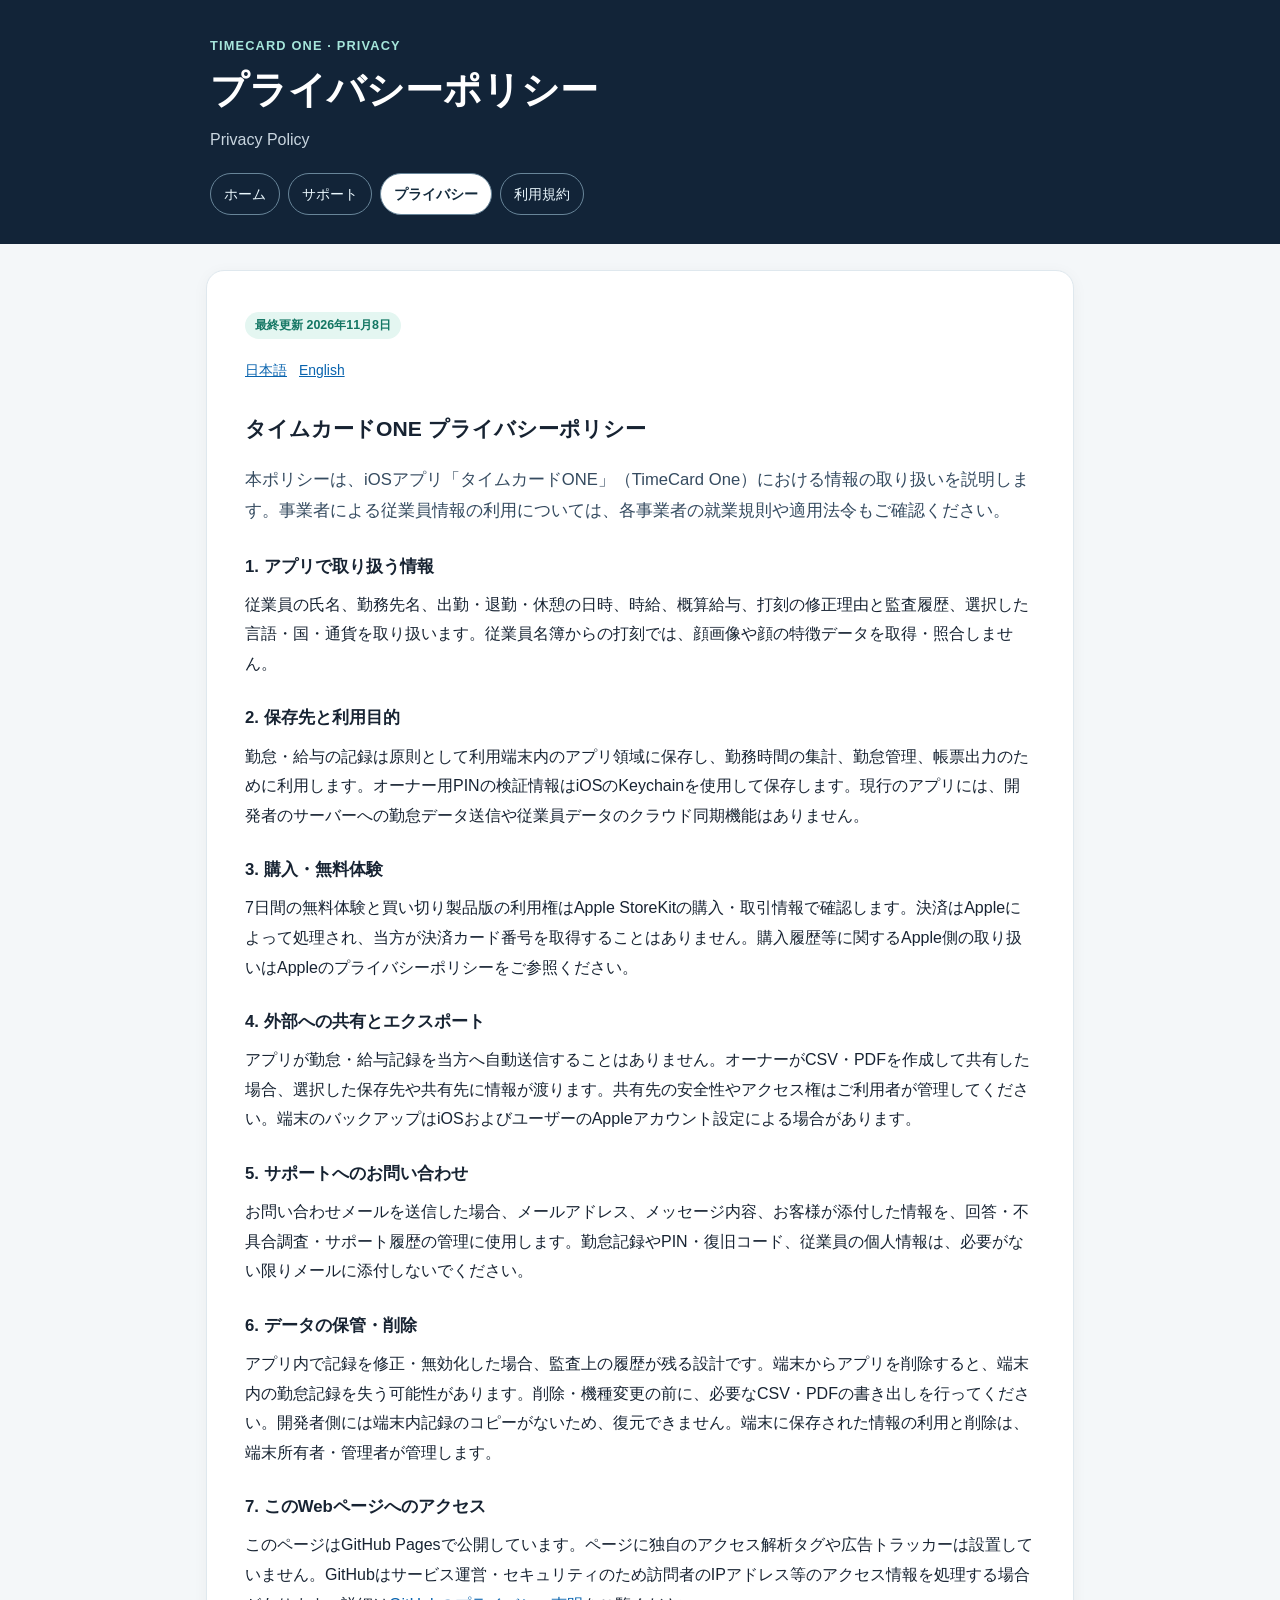
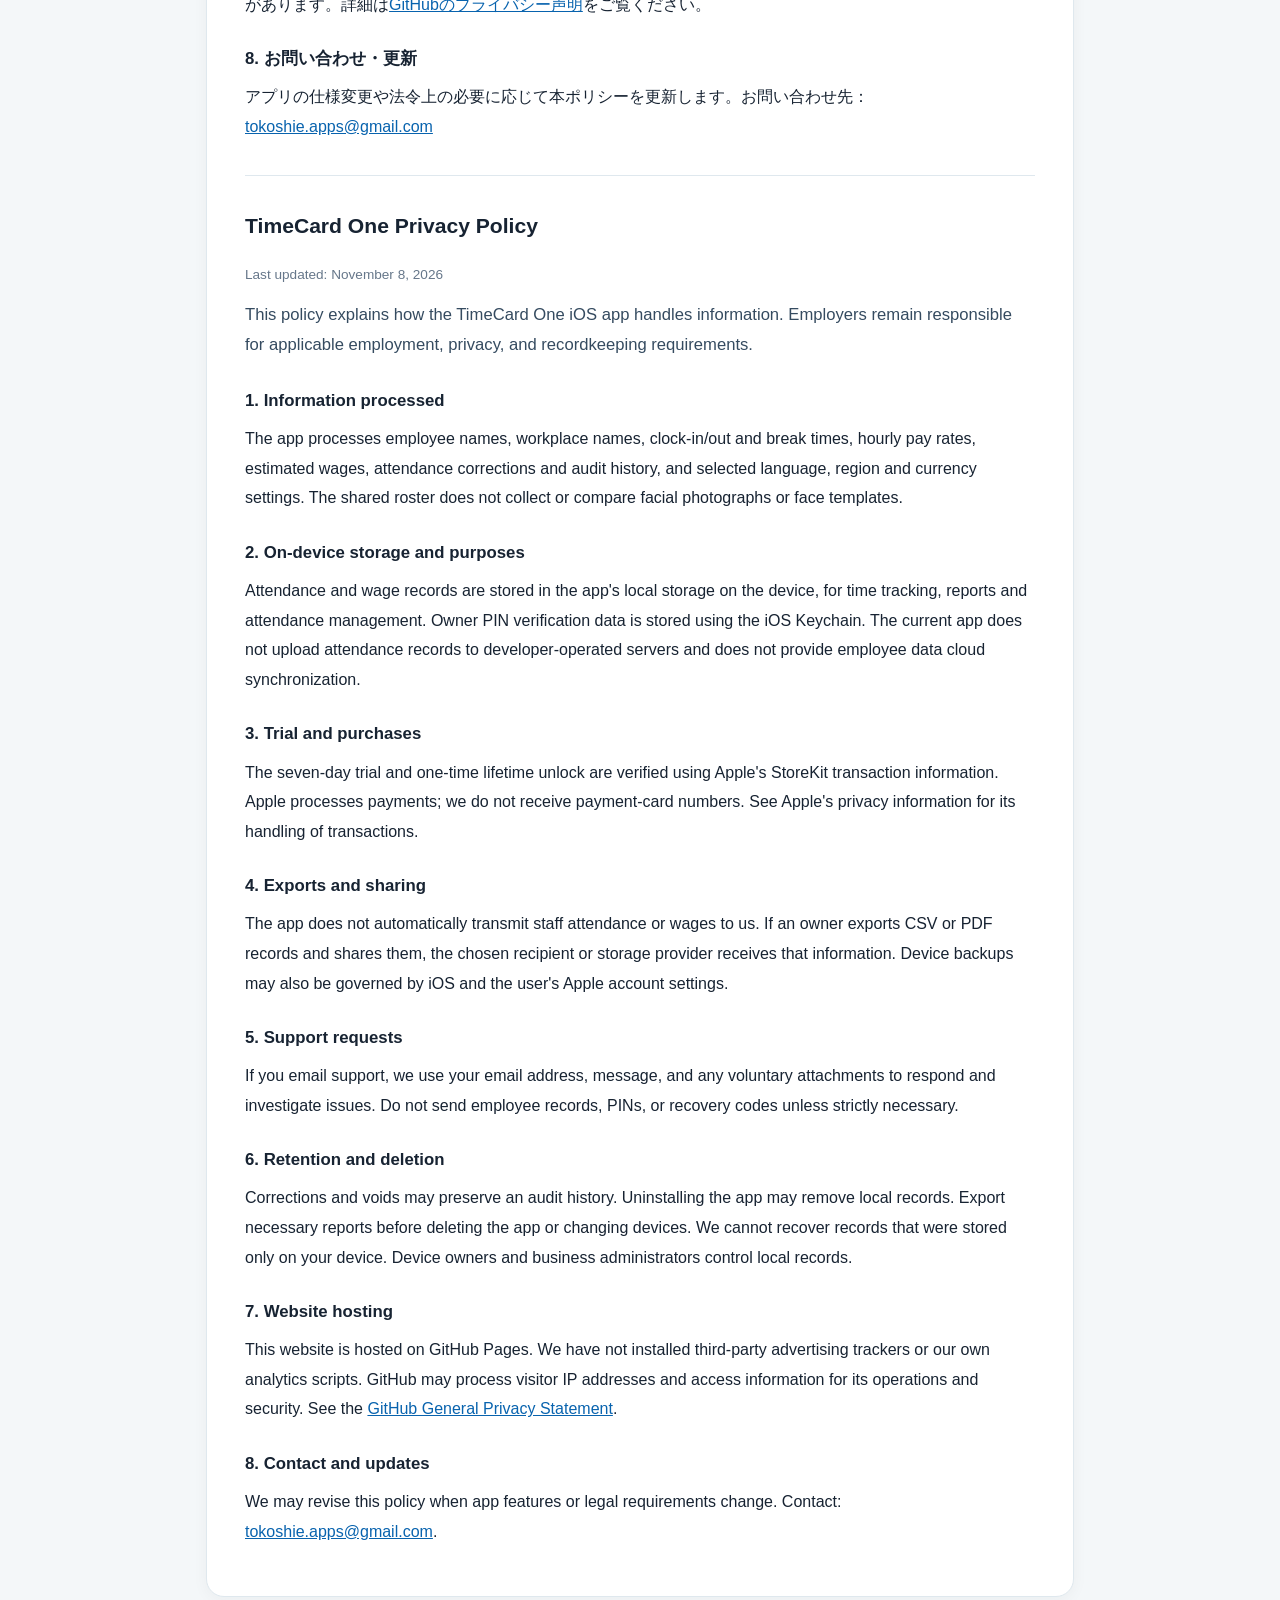
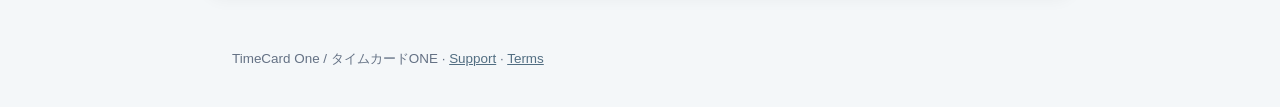
<file: timecard-one/privacy.html>
<!doctype html><html lang="ja"><head><meta charset="utf-8"><meta name="viewport" content="width=device-width, initial-scale=1"><meta name="description" content="タイムカードONEのプライバシーポリシー。従業員名、勤怠、給与情報の保存とデータの取り扱いについて。"><title>プライバシーポリシー | タイムカードONE</title><link rel="stylesheet" href="style.css"></head><body>
<header><div class="wrap"><p class="eyebrow">TIMECARD ONE · PRIVACY</p><h1>プライバシーポリシー</h1><p>Privacy Policy</p><nav><a href="index.html">ホーム</a><a href="support.html">サポート</a><a href="privacy.html" aria-current="page">プライバシー</a><a href="terms.html">利用規約</a></nav></div></header>
<main><article class="panel"><span class="tag">最終更新 2026年11月8日</span><div class="langnav"><a href="#japanese">日本語</a><a href="#english">English</a></div>
<section id="japanese" lang="ja"><h2>タイムカードONE プライバシーポリシー</h2>
<p class="intro">本ポリシーは、iOSアプリ「タイムカードONE」（TimeCard One）における情報の取り扱いを説明します。事業者による従業員情報の利用については、各事業者の就業規則や適用法令もご確認ください。</p>
<h3>1. アプリで取り扱う情報</h3><p>従業員の氏名、勤務先名、出勤・退勤・休憩の日時、時給、概算給与、打刻の修正理由と監査履歴、選択した言語・国・通貨を取り扱います。従業員名簿からの打刻では、顔画像や顔の特徴データを取得・照合しません。</p>
<h3>2. 保存先と利用目的</h3><p>勤怠・給与の記録は原則として利用端末内のアプリ領域に保存し、勤務時間の集計、勤怠管理、帳票出力のために利用します。オーナー用PINの検証情報はiOSのKeychainを使用して保存します。現行のアプリには、開発者のサーバーへの勤怠データ送信や従業員データのクラウド同期機能はありません。</p>
<h3>3. 購入・無料体験</h3><p>7日間の無料体験と買い切り製品版の利用権はApple StoreKitの購入・取引情報で確認します。決済はAppleによって処理され、当方が決済カード番号を取得することはありません。購入履歴等に関するApple側の取り扱いはAppleのプライバシーポリシーをご参照ください。</p>
<h3>4. 外部への共有とエクスポート</h3><p>アプリが勤怠・給与記録を当方へ自動送信することはありません。オーナーがCSV・PDFを作成して共有した場合、選択した保存先や共有先に情報が渡ります。共有先の安全性やアクセス権はご利用者が管理してください。端末のバックアップはiOSおよびユーザーのAppleアカウント設定による場合があります。</p>
<h3>5. サポートへのお問い合わせ</h3><p>お問い合わせメールを送信した場合、メールアドレス、メッセージ内容、お客様が添付した情報を、回答・不具合調査・サポート履歴の管理に使用します。勤怠記録やPIN・復旧コード、従業員の個人情報は、必要がない限りメールに添付しないでください。</p>
<h3>6. データの保管・削除</h3><p>アプリ内で記録を修正・無効化した場合、監査上の履歴が残る設計です。端末からアプリを削除すると、端末内の勤怠記録を失う可能性があります。削除・機種変更の前に、必要なCSV・PDFの書き出しを行ってください。開発者側には端末内記録のコピーがないため、復元できません。端末に保存された情報の利用と削除は、端末所有者・管理者が管理します。</p>
<h3>7. このWebページへのアクセス</h3><p>このページはGitHub Pagesで公開しています。ページに独自のアクセス解析タグや広告トラッカーは設置していません。GitHubはサービス運営・セキュリティのため訪問者のIPアドレス等のアクセス情報を処理する場合があります。詳細は<a href="https://docs.github.com/en/site-policy/privacy-policies/github-general-privacy-statement">GitHubのプライバシー声明</a>をご覧ください。</p>
<h3>8. お問い合わせ・更新</h3><p>アプリの仕様変更や法令上の必要に応じて本ポリシーを更新します。お問い合わせ先：<a href="mailto:tokoshie.apps@gmail.com">tokoshie.apps@gmail.com</a></p>
</section>
<section id="english" lang="en"><h2>TimeCard One Privacy Policy</h2><p class="minor">Last updated: November 8, 2026</p>
<p class="intro">This policy explains how the TimeCard One iOS app handles information. Employers remain responsible for applicable employment, privacy, and recordkeeping requirements.</p>
<h3>1. Information processed</h3><p>The app processes employee names, workplace names, clock-in/out and break times, hourly pay rates, estimated wages, attendance corrections and audit history, and selected language, region and currency settings. The shared roster does not collect or compare facial photographs or face templates.</p>
<h3>2. On-device storage and purposes</h3><p>Attendance and wage records are stored in the app's local storage on the device, for time tracking, reports and attendance management. Owner PIN verification data is stored using the iOS Keychain. The current app does not upload attendance records to developer-operated servers and does not provide employee data cloud synchronization.</p>
<h3>3. Trial and purchases</h3><p>The seven-day trial and one-time lifetime unlock are verified using Apple's StoreKit transaction information. Apple processes payments; we do not receive payment-card numbers. See Apple's privacy information for its handling of transactions.</p>
<h3>4. Exports and sharing</h3><p>The app does not automatically transmit staff attendance or wages to us. If an owner exports CSV or PDF records and shares them, the chosen recipient or storage provider receives that information. Device backups may also be governed by iOS and the user's Apple account settings.</p>
<h3>5. Support requests</h3><p>If you email support, we use your email address, message, and any voluntary attachments to respond and investigate issues. Do not send employee records, PINs, or recovery codes unless strictly necessary.</p>
<h3>6. Retention and deletion</h3><p>Corrections and voids may preserve an audit history. Uninstalling the app may remove local records. Export necessary reports before deleting the app or changing devices. We cannot recover records that were stored only on your device. Device owners and business administrators control local records.</p>
<h3>7. Website hosting</h3><p>This website is hosted on GitHub Pages. We have not installed third-party advertising trackers or our own analytics scripts. GitHub may process visitor IP addresses and access information for its operations and security. See the <a href="https://docs.github.com/en/site-policy/privacy-policies/github-general-privacy-statement">GitHub General Privacy Statement</a>.</p>
<h3>8. Contact and updates</h3><p>We may revise this policy when app features or legal requirements change. Contact: <a href="mailto:tokoshie.apps@gmail.com">tokoshie.apps@gmail.com</a>.</p></section></article></main>
<footer>TimeCard One / タイムカードONE · <a href="support.html">Support</a> · <a href="terms.html">Terms</a></footer></body></html>
</file>
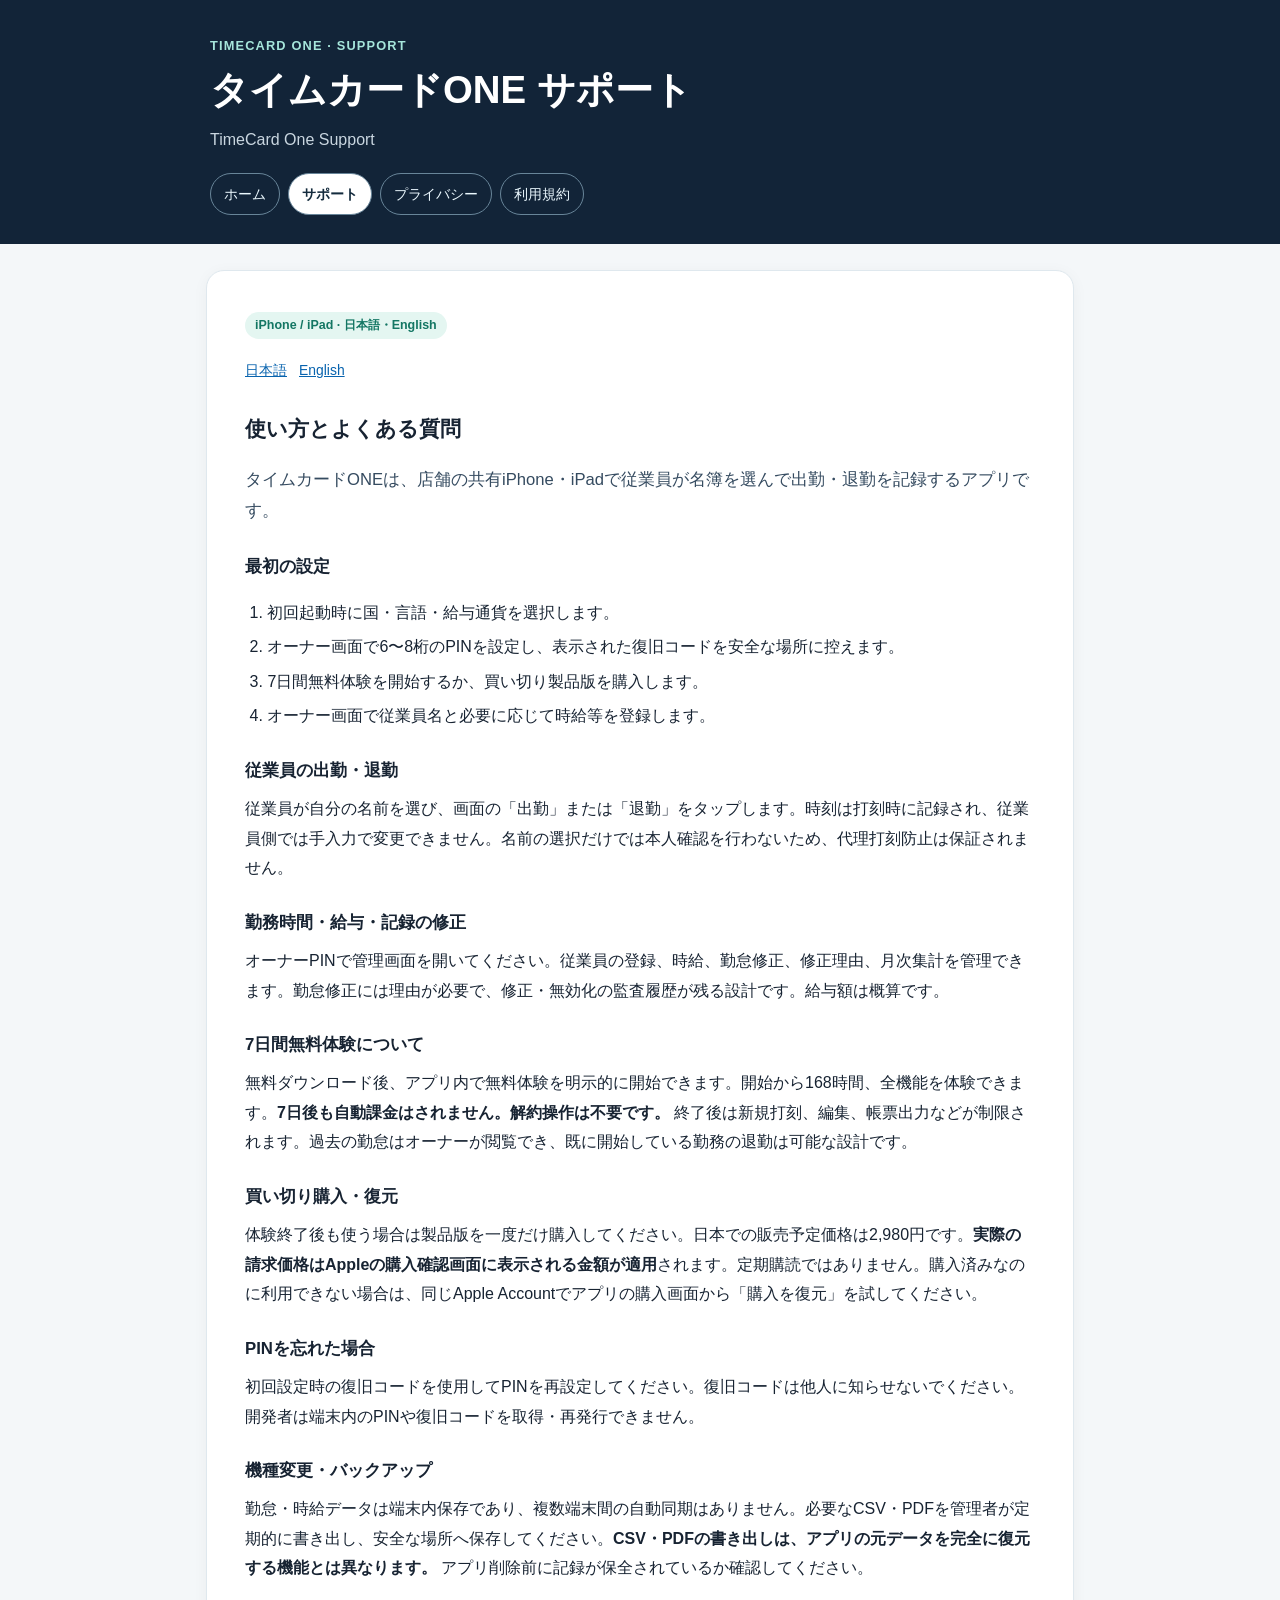
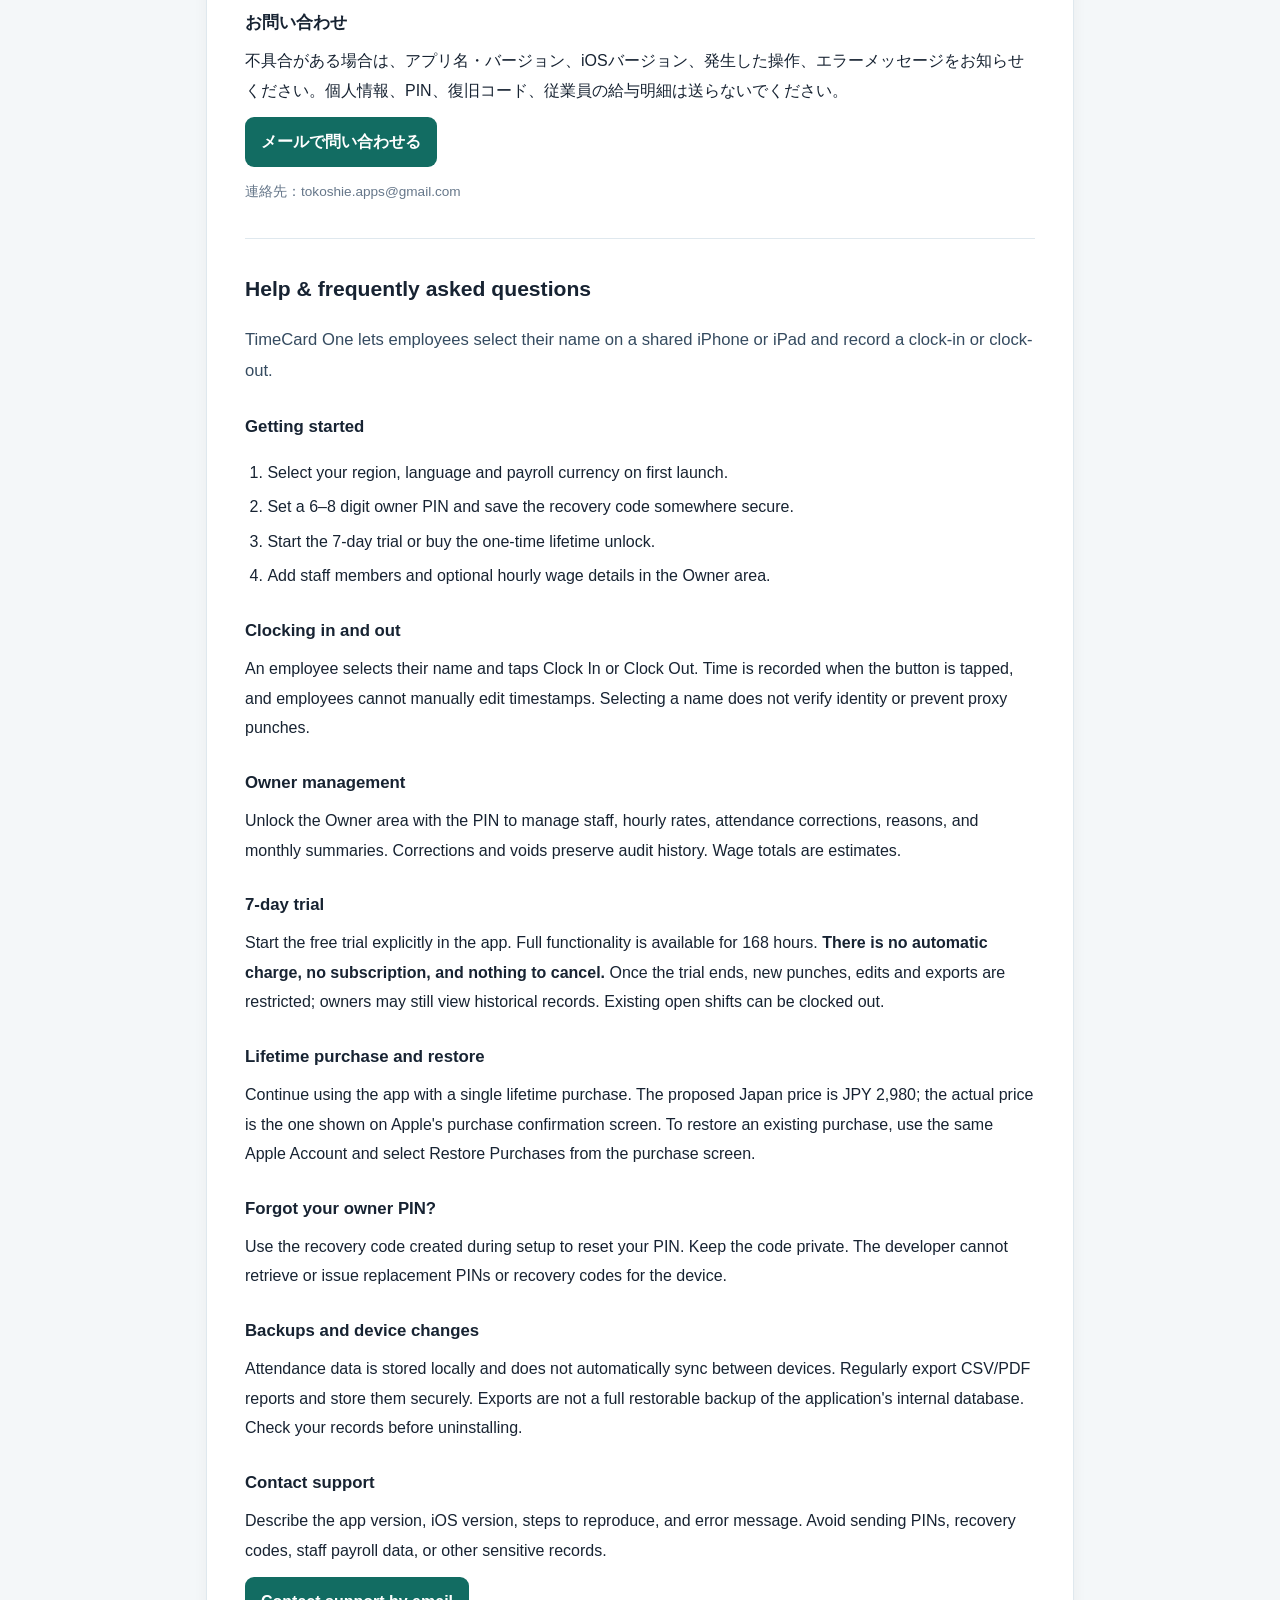
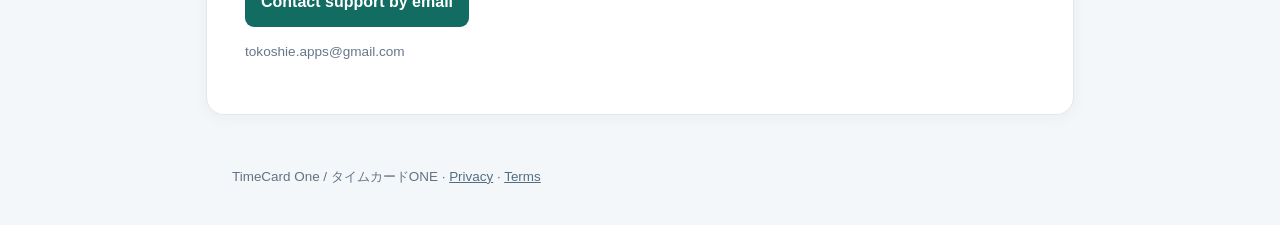
<file: timecard-one/support.html>
<!doctype html><html lang="ja"><head><meta charset="utf-8"><meta name="viewport" content="width=device-width, initial-scale=1"><meta name="description" content="タイムカードONEサポート。従業員の出退勤、オーナーPIN、7日無料体験、2,980円買い切り、復元と問い合わせ。"><title>サポート | タイムカードONE</title><link rel="stylesheet" href="style.css"></head><body>
<header><div class="wrap"><p class="eyebrow">TIMECARD ONE · SUPPORT</p><h1>タイムカードONE サポート</h1><p>TimeCard One Support</p><nav><a href="index.html">ホーム</a><a href="support.html" aria-current="page">サポート</a><a href="privacy.html">プライバシー</a><a href="terms.html">利用規約</a></nav></div></header>
<main><article class="panel"><span class="tag">iPhone / iPad · 日本語・English</span><div class="langnav"><a href="#japanese">日本語</a><a href="#english">English</a></div>
<section id="japanese" lang="ja"><h2>使い方とよくある質問</h2>
<p class="intro">タイムカードONEは、店舗の共有iPhone・iPadで従業員が名簿を選んで出勤・退勤を記録するアプリです。</p>
<h3>最初の設定</h3><ol><li>初回起動時に国・言語・給与通貨を選択します。</li><li>オーナー画面で6〜8桁のPINを設定し、表示された復旧コードを安全な場所に控えます。</li><li>7日間無料体験を開始するか、買い切り製品版を購入します。</li><li>オーナー画面で従業員名と必要に応じて時給等を登録します。</li></ol>
<h3>従業員の出勤・退勤</h3><p>従業員が自分の名前を選び、画面の「出勤」または「退勤」をタップします。時刻は打刻時に記録され、従業員側では手入力で変更できません。名前の選択だけでは本人確認を行わないため、代理打刻防止は保証されません。</p>
<h3>勤務時間・給与・記録の修正</h3><p>オーナーPINで管理画面を開いてください。従業員の登録、時給、勤怠修正、修正理由、月次集計を管理できます。勤怠修正には理由が必要で、修正・無効化の監査履歴が残る設計です。給与額は概算です。</p>
<h3>7日間無料体験について</h3><p>無料ダウンロード後、アプリ内で無料体験を明示的に開始できます。開始から168時間、全機能を体験できます。<strong>7日後も自動課金はされません。解約操作は不要です。</strong> 終了後は新規打刻、編集、帳票出力などが制限されます。過去の勤怠はオーナーが閲覧でき、既に開始している勤務の退勤は可能な設計です。</p>
<h3>買い切り購入・復元</h3><p>体験終了後も使う場合は製品版を一度だけ購入してください。日本での販売予定価格は2,980円です。<strong>実際の請求価格はAppleの購入確認画面に表示される金額が適用</strong>されます。定期購読ではありません。購入済みなのに利用できない場合は、同じApple Accountでアプリの購入画面から「購入を復元」を試してください。</p>
<h3>PINを忘れた場合</h3><p>初回設定時の復旧コードを使用してPINを再設定してください。復旧コードは他人に知らせないでください。開発者は端末内のPINや復旧コードを取得・再発行できません。</p>
<h3>機種変更・バックアップ</h3><p>勤怠・時給データは端末内保存であり、複数端末間の自動同期はありません。必要なCSV・PDFを管理者が定期的に書き出し、安全な場所へ保存してください。<strong>CSV・PDFの書き出しは、アプリの元データを完全に復元する機能とは異なります。</strong> アプリ削除前に記録が保全されているか確認してください。</p>
<h3>お問い合わせ</h3><p>不具合がある場合は、アプリ名・バージョン、iOSバージョン、発生した操作、エラーメッセージをお知らせください。個人情報、PIN、復旧コード、従業員の給与明細は送らないでください。</p><p><a class="contact" href="mailto:tokoshie.apps@gmail.com?subject=TimeCard%20One%20Support">メールで問い合わせる</a></p><p class="minor">連絡先：tokoshie.apps@gmail.com</p>
</section>
<section id="english" lang="en"><h2>Help & frequently asked questions</h2><p class="intro">TimeCard One lets employees select their name on a shared iPhone or iPad and record a clock-in or clock-out.</p>
<h3>Getting started</h3><ol><li>Select your region, language and payroll currency on first launch.</li><li>Set a 6–8 digit owner PIN and save the recovery code somewhere secure.</li><li>Start the 7-day trial or buy the one-time lifetime unlock.</li><li>Add staff members and optional hourly wage details in the Owner area.</li></ol>
<h3>Clocking in and out</h3><p>An employee selects their name and taps Clock In or Clock Out. Time is recorded when the button is tapped, and employees cannot manually edit timestamps. Selecting a name does not verify identity or prevent proxy punches.</p>
<h3>Owner management</h3><p>Unlock the Owner area with the PIN to manage staff, hourly rates, attendance corrections, reasons, and monthly summaries. Corrections and voids preserve audit history. Wage totals are estimates.</p>
<h3>7-day trial</h3><p>Start the free trial explicitly in the app. Full functionality is available for 168 hours. <strong>There is no automatic charge, no subscription, and nothing to cancel.</strong> Once the trial ends, new punches, edits and exports are restricted; owners may still view historical records. Existing open shifts can be clocked out.</p>
<h3>Lifetime purchase and restore</h3><p>Continue using the app with a single lifetime purchase. The proposed Japan price is JPY 2,980; the actual price is the one shown on Apple's purchase confirmation screen. To restore an existing purchase, use the same Apple Account and select Restore Purchases from the purchase screen.</p>
<h3>Forgot your owner PIN?</h3><p>Use the recovery code created during setup to reset your PIN. Keep the code private. The developer cannot retrieve or issue replacement PINs or recovery codes for the device.</p>
<h3>Backups and device changes</h3><p>Attendance data is stored locally and does not automatically sync between devices. Regularly export CSV/PDF reports and store them securely. Exports are not a full restorable backup of the application's internal database. Check your records before uninstalling.</p>
<h3>Contact support</h3><p>Describe the app version, iOS version, steps to reproduce, and error message. Avoid sending PINs, recovery codes, staff payroll data, or other sensitive records.</p><p><a class="contact" href="mailto:tokoshie.apps@gmail.com?subject=TimeCard%20One%20Support">Contact support by email</a></p><p class="minor">tokoshie.apps@gmail.com</p></section>
</article></main><footer>TimeCard One / タイムカードONE · <a href="privacy.html">Privacy</a> · <a href="terms.html">Terms</a></footer></body></html>
</file>
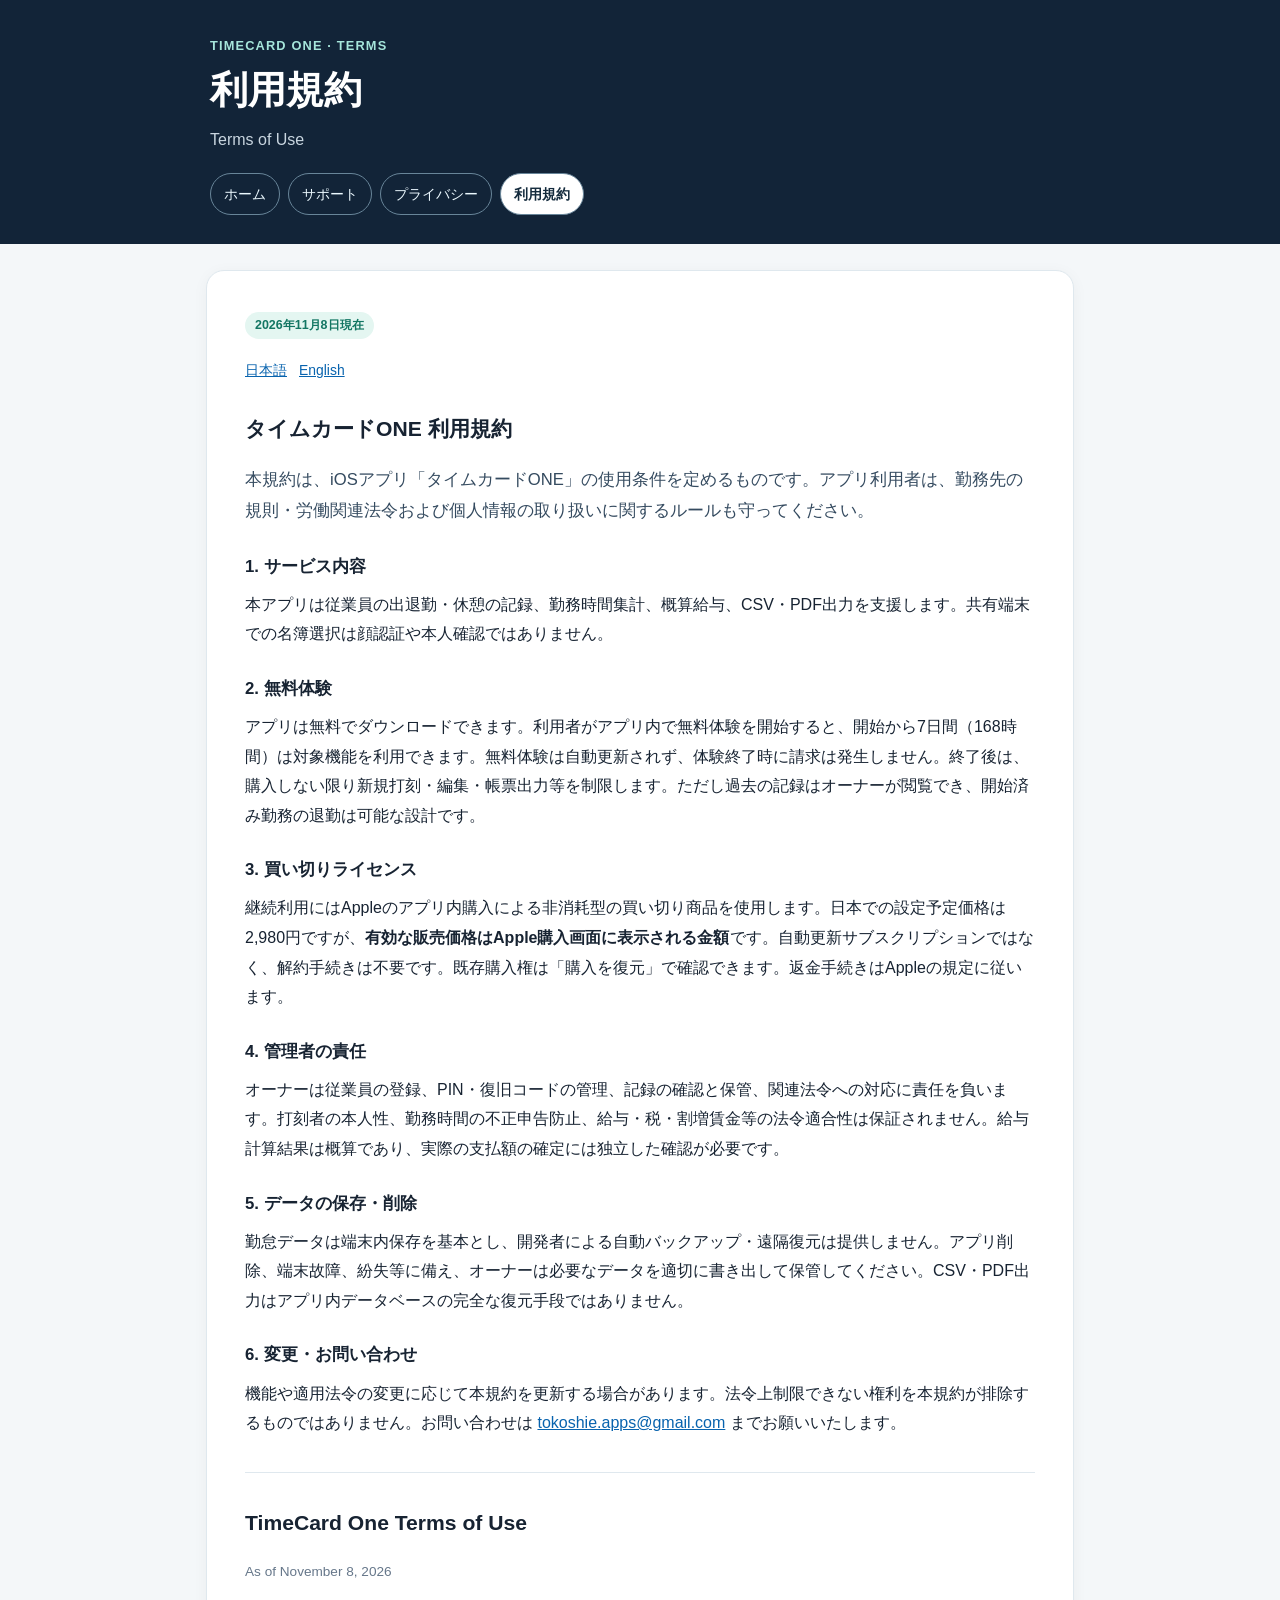
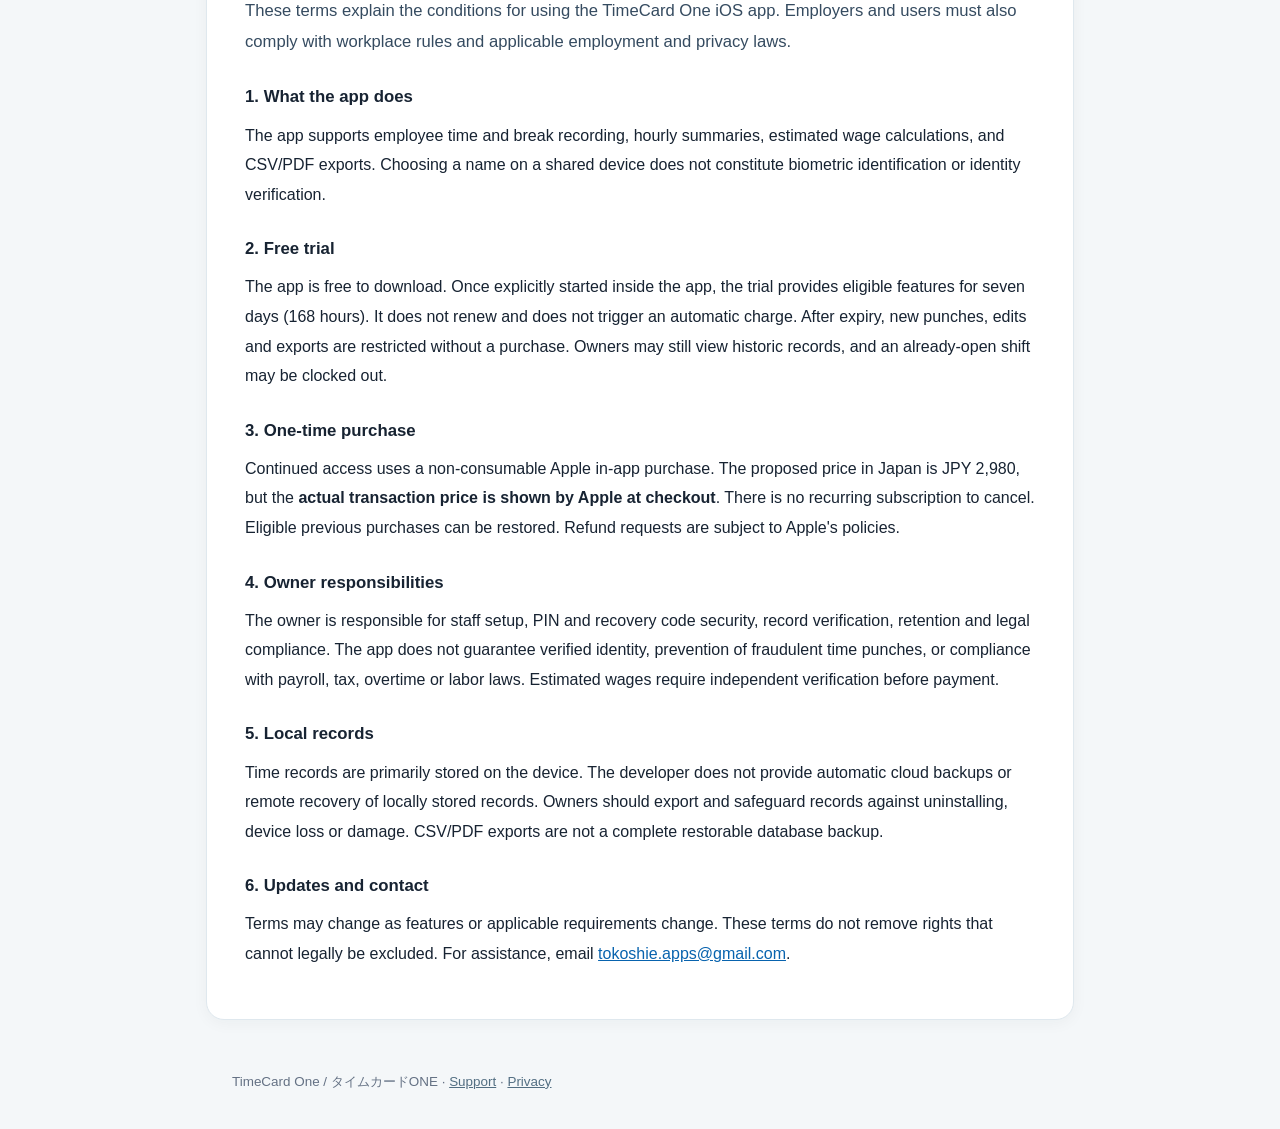
<file: timecard-one/terms.html>
<!doctype html><html lang="ja"><head><meta charset="utf-8"><meta name="viewport" content="width=device-width, initial-scale=1"><meta name="description" content="タイムカードONEの利用規約。7日無料体験、買い切りライセンス、データの管理について。"><title>利用規約 | タイムカードONE</title><link rel="stylesheet" href="style.css"></head><body>
<header><div class="wrap"><p class="eyebrow">TIMECARD ONE · TERMS</p><h1>利用規約</h1><p>Terms of Use</p><nav><a href="index.html">ホーム</a><a href="support.html">サポート</a><a href="privacy.html">プライバシー</a><a href="terms.html" aria-current="page">利用規約</a></nav></div></header>
<main><article class="panel"><span class="tag">2026年11月8日現在</span><div class="langnav"><a href="#japanese">日本語</a><a href="#english">English</a></div>
<section id="japanese" lang="ja"><h2>タイムカードONE 利用規約</h2>
<p class="intro">本規約は、iOSアプリ「タイムカードONE」の使用条件を定めるものです。アプリ利用者は、勤務先の規則・労働関連法令および個人情報の取り扱いに関するルールも守ってください。</p>
<h3>1. サービス内容</h3><p>本アプリは従業員の出退勤・休憩の記録、勤務時間集計、概算給与、CSV・PDF出力を支援します。共有端末での名簿選択は顔認証や本人確認ではありません。</p>
<h3>2. 無料体験</h3><p>アプリは無料でダウンロードできます。利用者がアプリ内で無料体験を開始すると、開始から7日間（168時間）は対象機能を利用できます。無料体験は自動更新されず、体験終了時に請求は発生しません。終了後は、購入しない限り新規打刻・編集・帳票出力等を制限します。ただし過去の記録はオーナーが閲覧でき、開始済み勤務の退勤は可能な設計です。</p>
<h3>3. 買い切りライセンス</h3><p>継続利用にはAppleのアプリ内購入による非消耗型の買い切り商品を使用します。日本での設定予定価格は2,980円ですが、<strong>有効な販売価格はApple購入画面に表示される金額</strong>です。自動更新サブスクリプションではなく、解約手続きは不要です。既存購入権は「購入を復元」で確認できます。返金手続きはAppleの規定に従います。</p>
<h3>4. 管理者の責任</h3><p>オーナーは従業員の登録、PIN・復旧コードの管理、記録の確認と保管、関連法令への対応に責任を負います。打刻者の本人性、勤務時間の不正申告防止、給与・税・割増賃金等の法令適合性は保証されません。給与計算結果は概算であり、実際の支払額の確定には独立した確認が必要です。</p>
<h3>5. データの保存・削除</h3><p>勤怠データは端末内保存を基本とし、開発者による自動バックアップ・遠隔復元は提供しません。アプリ削除、端末故障、紛失等に備え、オーナーは必要なデータを適切に書き出して保管してください。CSV・PDF出力はアプリ内データベースの完全な復元手段ではありません。</p>
<h3>6. 変更・お問い合わせ</h3><p>機能や適用法令の変更に応じて本規約を更新する場合があります。法令上制限できない権利を本規約が排除するものではありません。お問い合わせは <a href="mailto:tokoshie.apps@gmail.com">tokoshie.apps@gmail.com</a> までお願いいたします。</p>
</section>
<section id="english" lang="en"><h2>TimeCard One Terms of Use</h2><p class="minor">As of November 8, 2026</p>
<p class="intro">These terms explain the conditions for using the TimeCard One iOS app. Employers and users must also comply with workplace rules and applicable employment and privacy laws.</p>
<h3>1. What the app does</h3><p>The app supports employee time and break recording, hourly summaries, estimated wage calculations, and CSV/PDF exports. Choosing a name on a shared device does not constitute biometric identification or identity verification.</p>
<h3>2. Free trial</h3><p>The app is free to download. Once explicitly started inside the app, the trial provides eligible features for seven days (168 hours). It does not renew and does not trigger an automatic charge. After expiry, new punches, edits and exports are restricted without a purchase. Owners may still view historic records, and an already-open shift may be clocked out.</p>
<h3>3. One-time purchase</h3><p>Continued access uses a non-consumable Apple in-app purchase. The proposed price in Japan is JPY 2,980, but the <strong>actual transaction price is shown by Apple at checkout</strong>. There is no recurring subscription to cancel. Eligible previous purchases can be restored. Refund requests are subject to Apple's policies.</p>
<h3>4. Owner responsibilities</h3><p>The owner is responsible for staff setup, PIN and recovery code security, record verification, retention and legal compliance. The app does not guarantee verified identity, prevention of fraudulent time punches, or compliance with payroll, tax, overtime or labor laws. Estimated wages require independent verification before payment.</p>
<h3>5. Local records</h3><p>Time records are primarily stored on the device. The developer does not provide automatic cloud backups or remote recovery of locally stored records. Owners should export and safeguard records against uninstalling, device loss or damage. CSV/PDF exports are not a complete restorable database backup.</p>
<h3>6. Updates and contact</h3><p>Terms may change as features or applicable requirements change. These terms do not remove rights that cannot legally be excluded. For assistance, email <a href="mailto:tokoshie.apps@gmail.com">tokoshie.apps@gmail.com</a>.</p></section></article></main>
<footer>TimeCard One / タイムカードONE · <a href="support.html">Support</a> · <a href="privacy.html">Privacy</a></footer></body></html>
</file>
<file: style.css>
:root{color-scheme:light;--ink:#193a55;--muted:#546b7e;--line:#dbeaf3;--blue:#147db5;--green:#158765;--bg:#f3faff}*{box-sizing:border-box}body{margin:0;background:var(--bg);color:var(--ink);font-family:-apple-system,BlinkMacSystemFont,"Hiragino Kaku Gothic ProN","Noto Sans",Segoe UI,sans-serif;line-height:1.8}header{background:linear-gradient(130deg,#d5f5fc,#e8f8ec 62%,#fff4d9);padding:30px 20px 36px;border-bottom:1px solid var(--line)}.wrap,main{max-width:850px;margin:auto}header h1{font-size:clamp(26px,5vw,40px);line-height:1.35;margin:16px 0 8px}header p{margin:0;color:var(--muted)}.brand{font-size:14px;font-weight:800;letter-spacing:.14em;color:#197f9b}nav{display:flex;gap:16px;flex-wrap:wrap;margin-top:23px}nav a{font-size:14px;font-weight:650;text-decoration:none;color:#075e86}a{color:#07649a}main{padding:26px 18px 55px}.cards{display:grid;grid-template-columns:repeat(auto-fit,minmax(255px,1fr));gap:16px}.card,.lang{border:1px solid var(--line);border-radius:20px;background:white;box-shadow:0 6px 24px #2258780a;padding:24px}.card{color:var(--ink);text-decoration:none}.card h2{font-size:19px;margin:0 0 8px}.card p{margin:0 0 8px;color:var(--muted);font-size:14px}.lang{margin-bottom:20px}.lang h2{font-size:23px;margin:0 0 15px}.lang h3{font-size:16px;margin:21px 0 5px}.lang h3:first-of-type{margin-top:0}.lang p,.lang li{margin:0 0 9px;font-size:15px}footer{padding:30px 18px;color:var(--muted);text-align:center;font-size:13px}small{color:var(--muted)}.notice{border-left:4px solid var(--green);padding:12px 16px;background:#f0faf5;border-radius:8px;margin:18px 0}.buttonlink{display:inline-block;background:var(--blue);border-radius:99px;color:white;text-decoration:none;padding:9px 18px;font-weight:700}header .wrap{max-width:850px}.lang[lang=en]{border-top:3px solid #c0e8ff}@media(max-width:550px){.card,.lang{padding:18px}nav{gap:12px}header{padding:25px 18px}}
</file>
<file: timecard-one/style.css>
*{box-sizing:border-box}html{scroll-behavior:smooth}body{margin:0;background:#f4f7f9;color:#172332;font:16px/1.85 -apple-system,BlinkMacSystemFont,"Helvetica Neue","Hiragino Kaku Gothic ProN",Meiryo,Arial,sans-serif}a{color:#0863ae}a:hover{text-decoration-thickness:2px}header{background:#122438;color:#fff;padding:34px 22px 29px}header .wrap{max-width:860px;margin:auto}header .eyebrow{margin:0 0 6px;color:#a6e6db;font-weight:700;font-size:.8rem;letter-spacing:.09em}header h1{margin:0;font-size:clamp(1.6rem,4vw,2.4rem);line-height:1.35}header p{color:#c9d6e0;margin:9px 0 0}nav{display:flex;flex-wrap:wrap;gap:8px;margin-top:19px}nav a{color:#ecf9ff;text-decoration:none;border:1px solid #688599;padding:7px 13px;border-radius:999px;font-size:.88rem}nav a[aria-current]{background:#fff;color:#142b3d;font-weight:700}main{max-width:900px;margin:26px auto 50px;padding:0 16px}.panel{background:white;border:1px solid #dfe8ee;border-radius:18px;padding:clamp(22px,4vw,38px);box-shadow:0 3px 16px #1224380b;margin-bottom:18px}.panel h2{font-size:1.32rem;margin:0 0 17px}.panel h3{font-size:1.05rem;margin:24px 0 7px}.panel p{margin:8px 0 12px}.panel ul,.panel ol{padding-left:1.4rem}.panel li{margin:5px 0}.intro{font-size:1.04rem;color:#354b60}.minor{color:#66778a;font-size:.85rem}.tag{display:inline-block;background:#e4f6f1;color:#137663;border-radius:50px;padding:2px 10px;font-weight:700;font-size:.78rem;margin:0 0 12px}.notice{padding:14px 16px;background:#edf5fb;border-left:4px solid #3380c2;border-radius:9px}.contact{display:inline-block;background:#126c62;color:white;padding:10px 16px;text-decoration:none;font-weight:700;border-radius:9px}.contact:hover{background:#0d5149;color:white}.langnav{display:flex;gap:12px;flex-wrap:wrap;margin:7px 0 25px}.langnav a{font-size:.87rem}section[lang=en]{border-top:1px solid #dfe8ee;margin-top:34px;padding-top:30px}footer{max-width:860px;margin:0 auto 35px;padding:0 22px;color:#647184;font-size:.84rem}footer a{color:#526e82}@media(prefers-color-scheme:dark){body{background:#0e1824;color:#e4eaf2}.panel{background:#172538;border-color:#354454;box-shadow:none}.intro{color:#bed0e2}.minor,footer{color:#a1b3c4}.notice{background:#1b3854}.panel section[lang=en]{border-color:#354454}.tag{background:#163f37;color:#aff1df}a{color:#87c7ff}}
</file>
